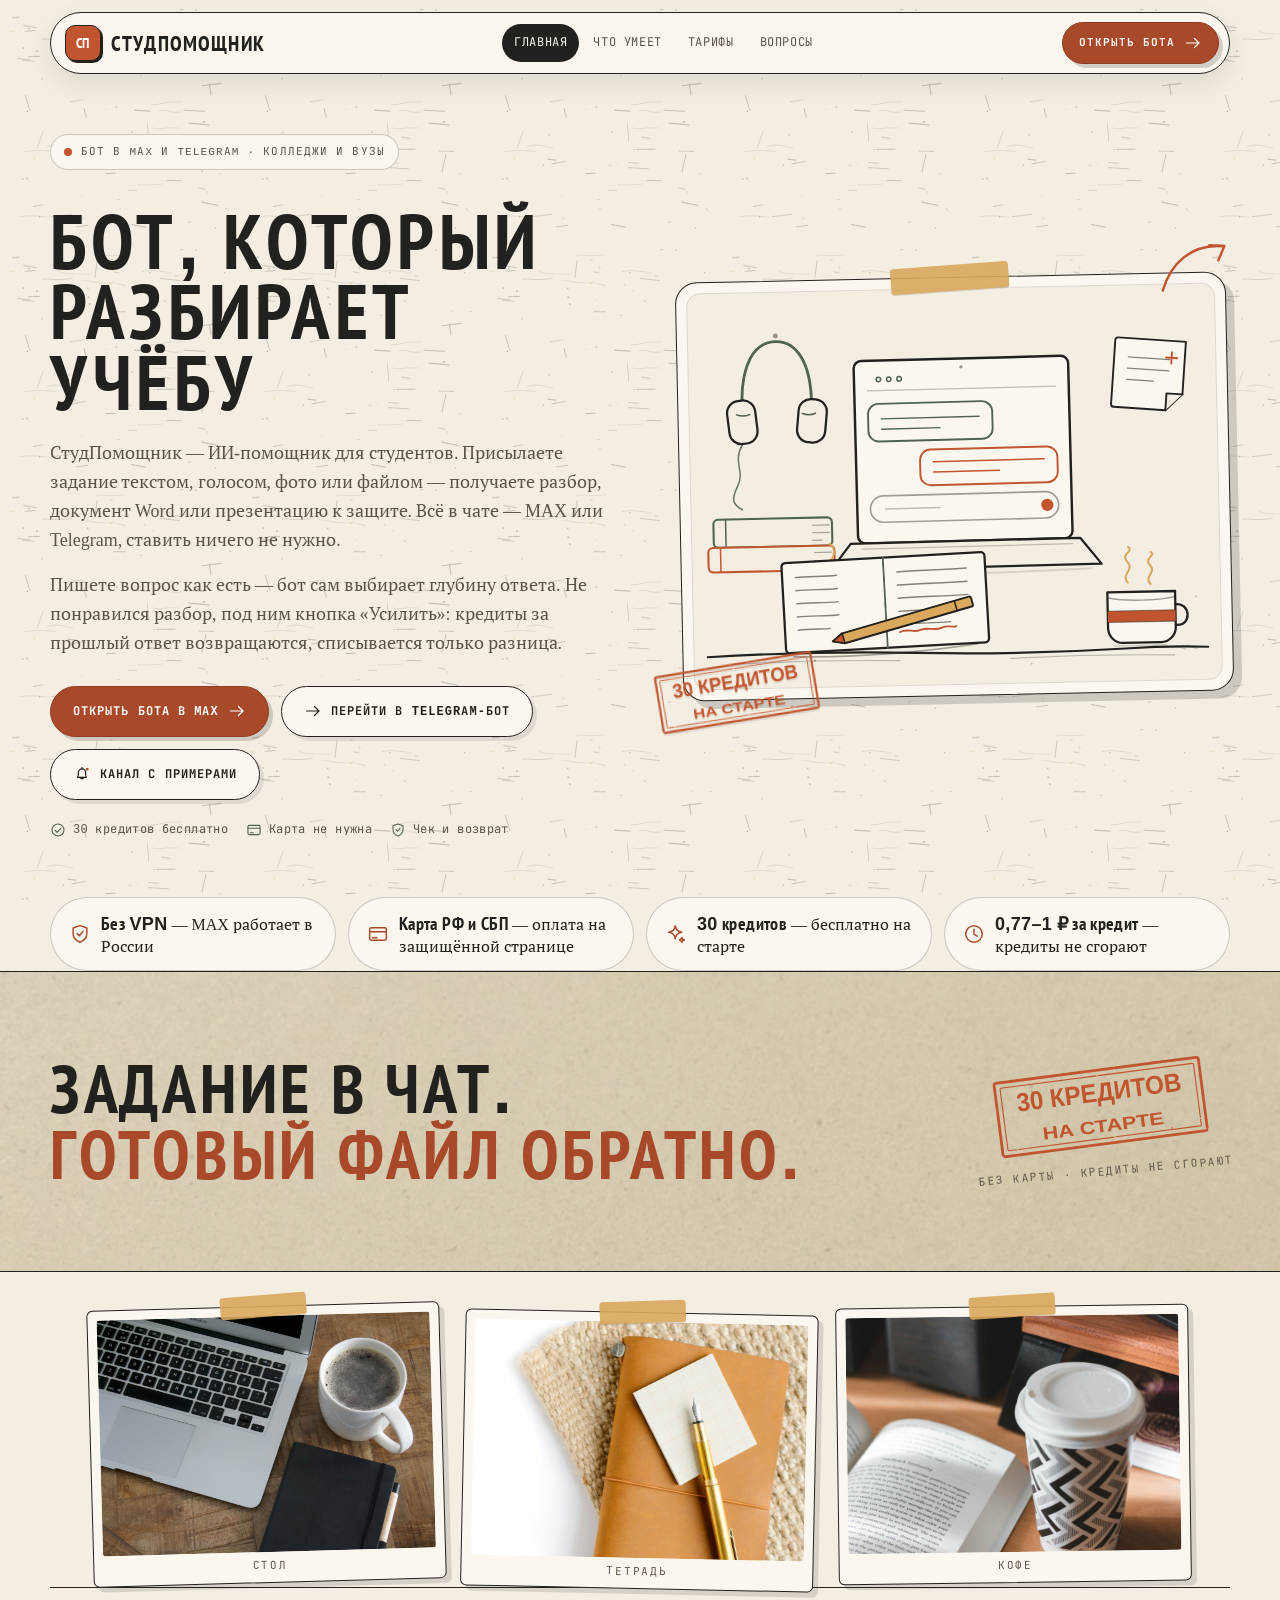
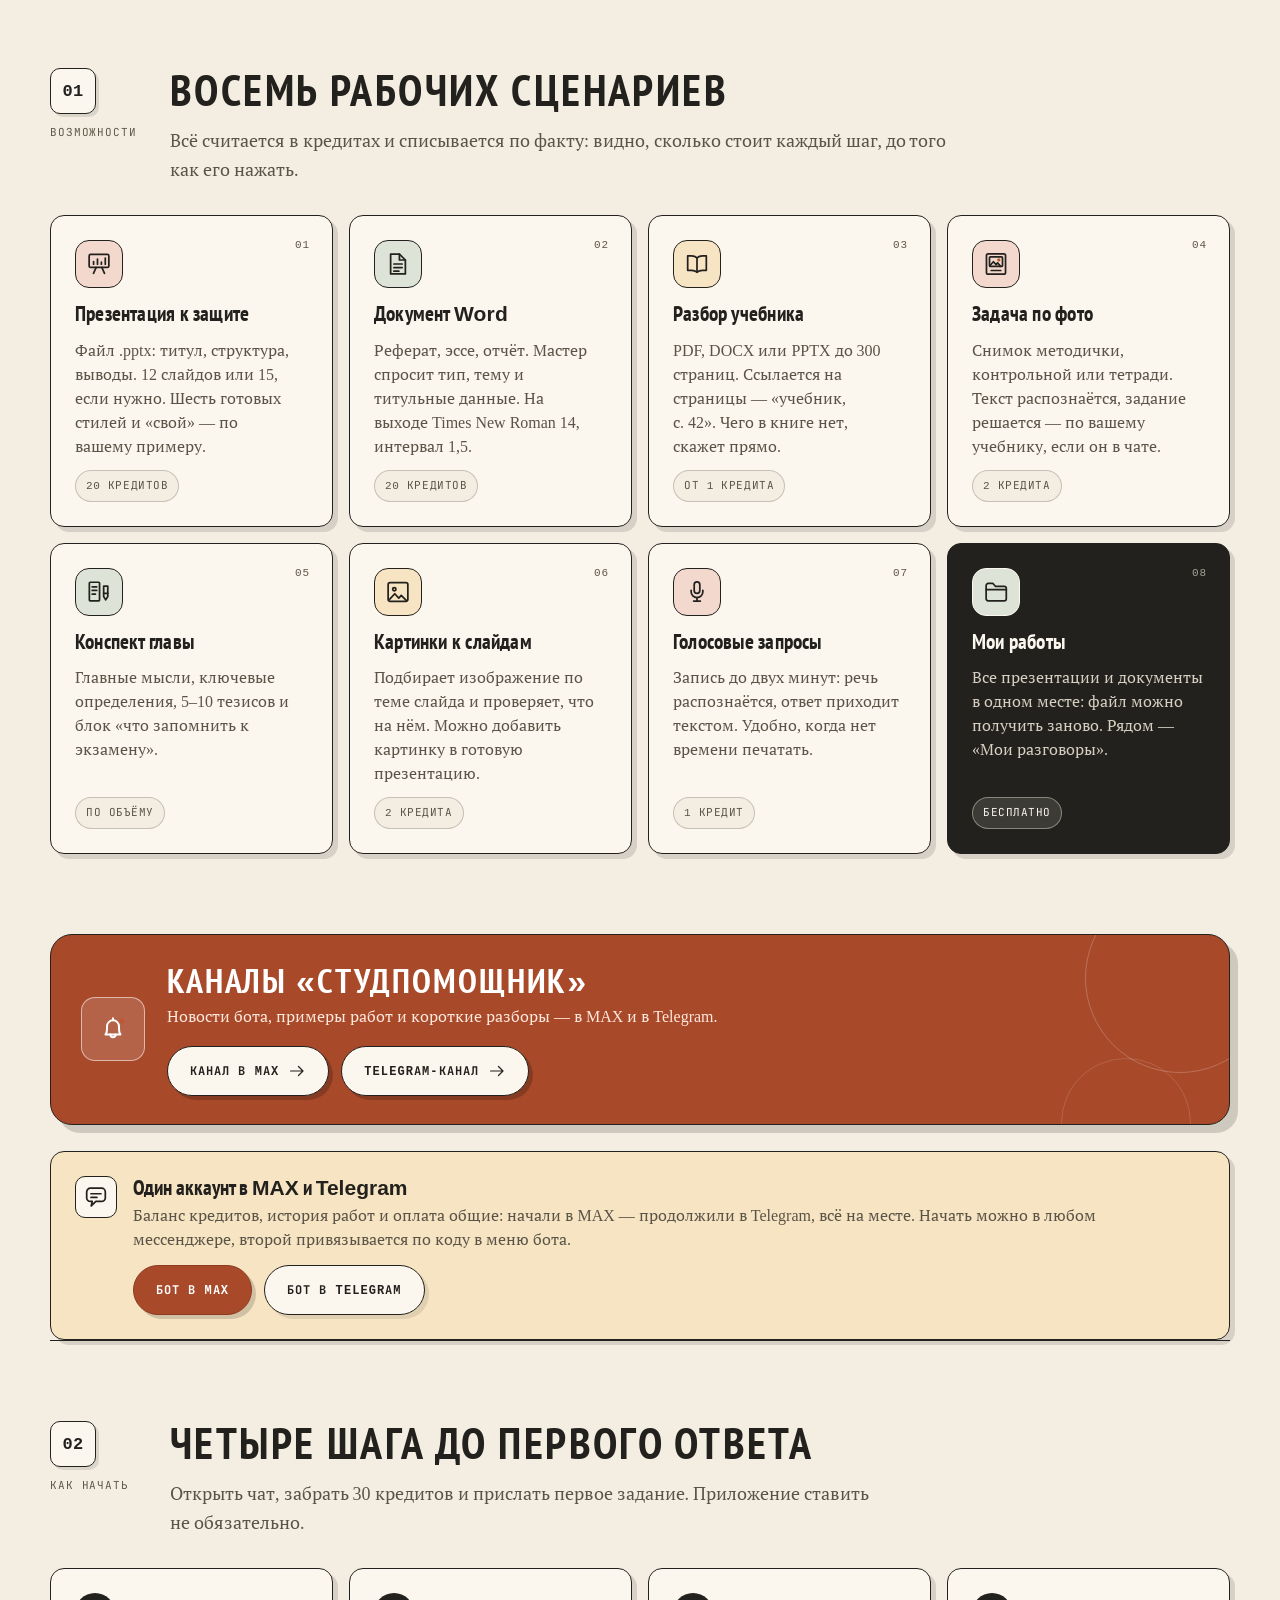
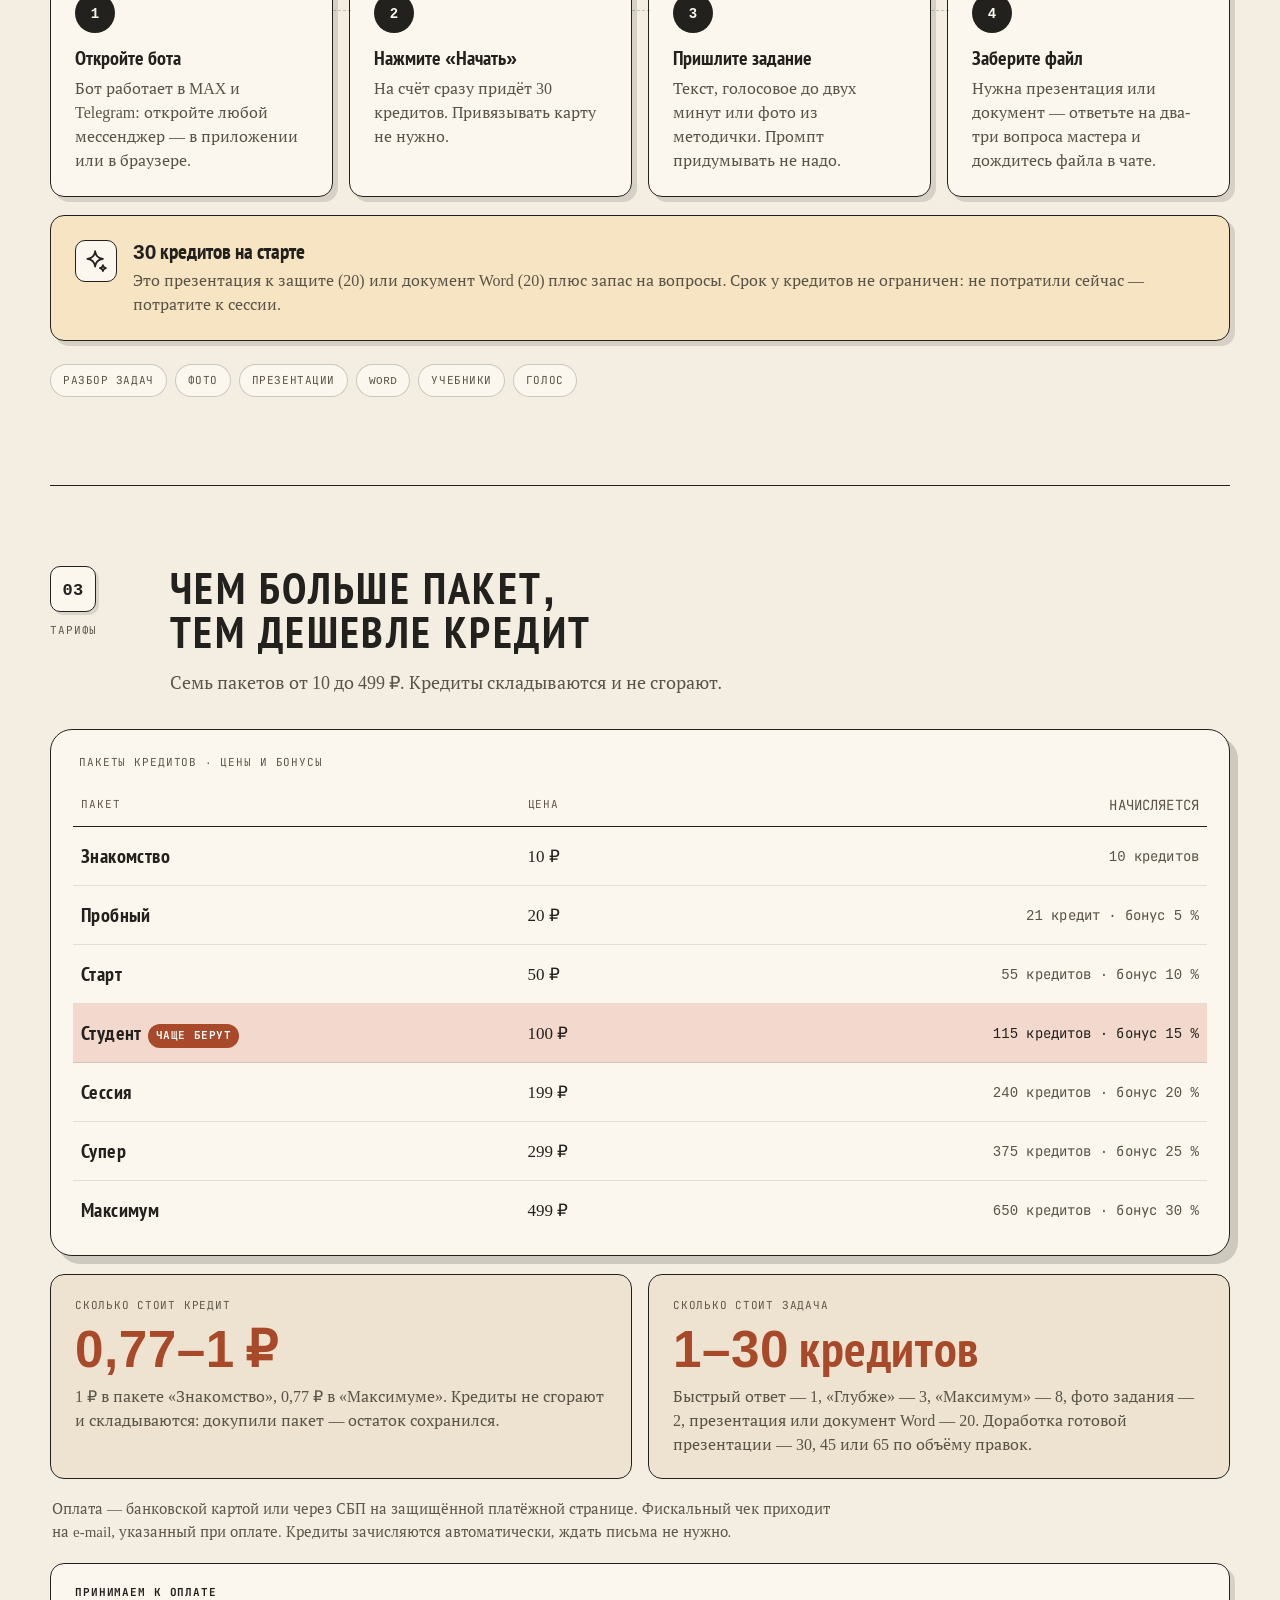
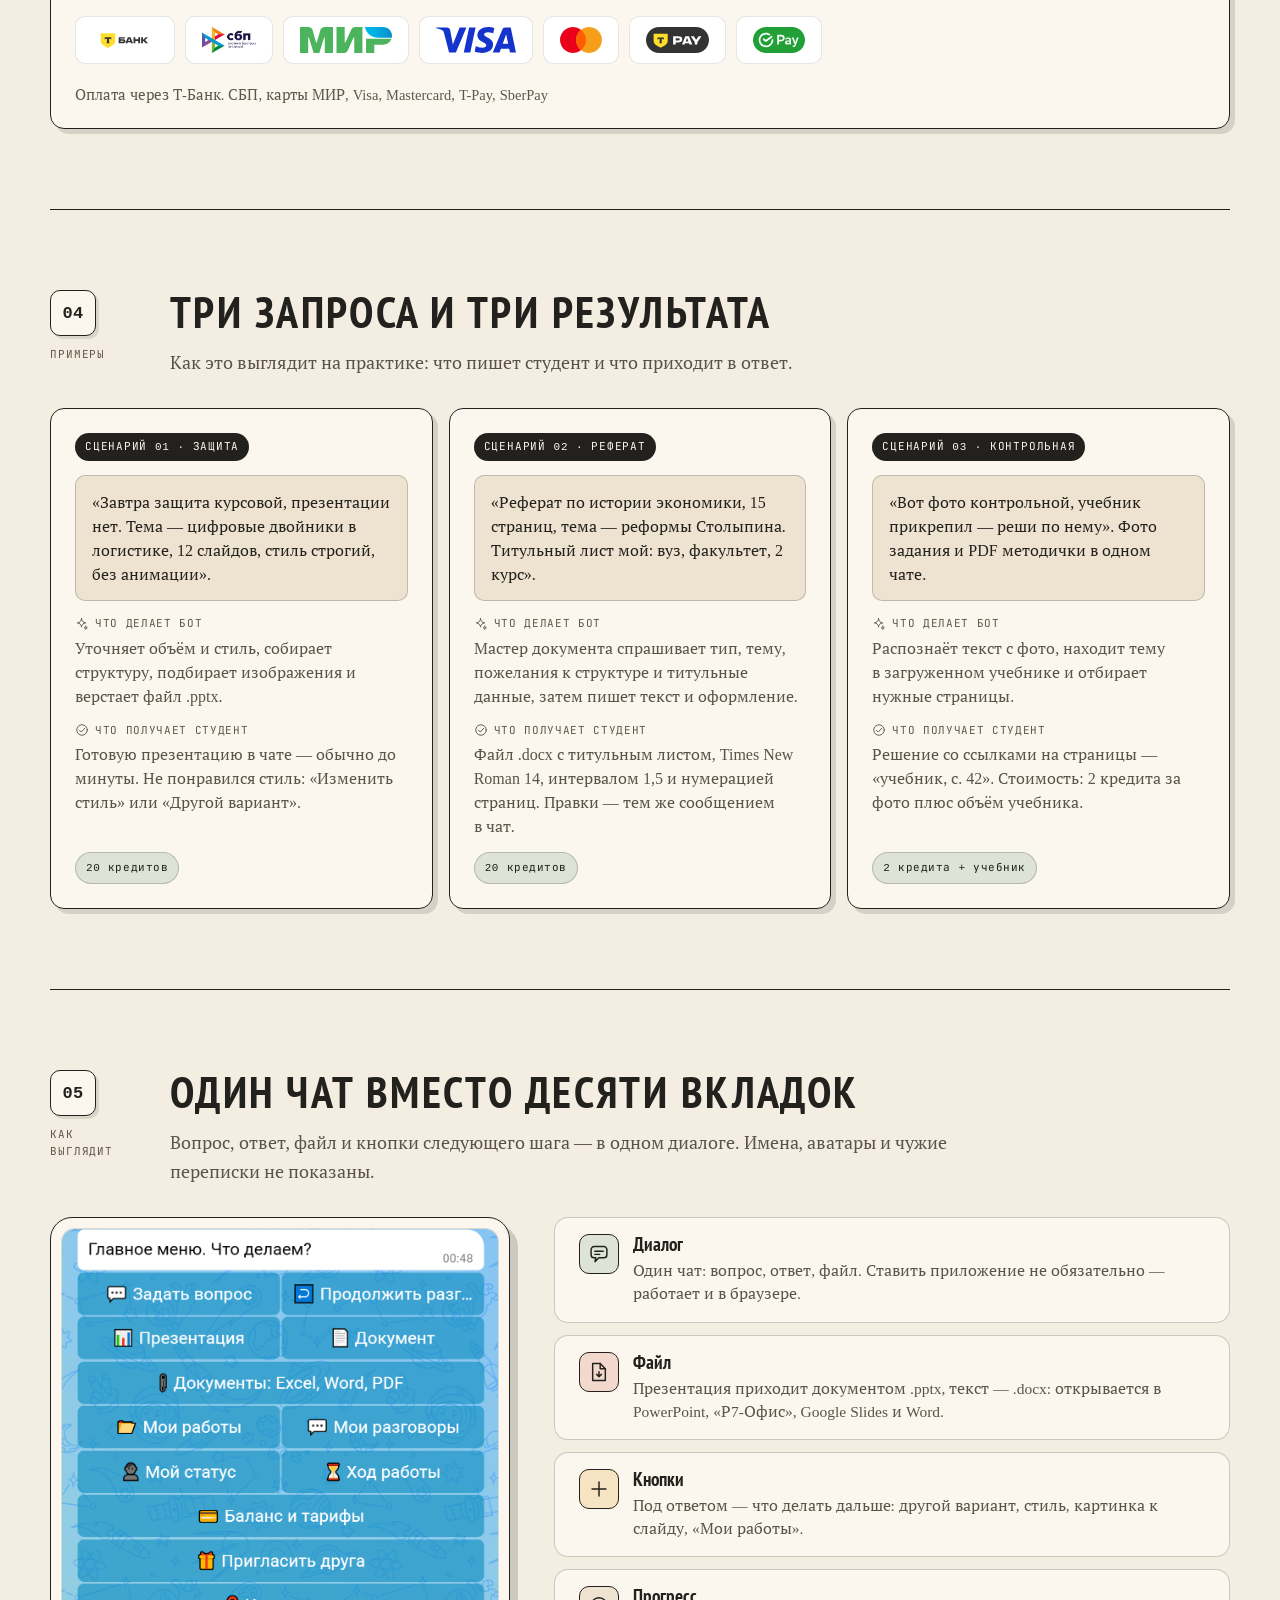
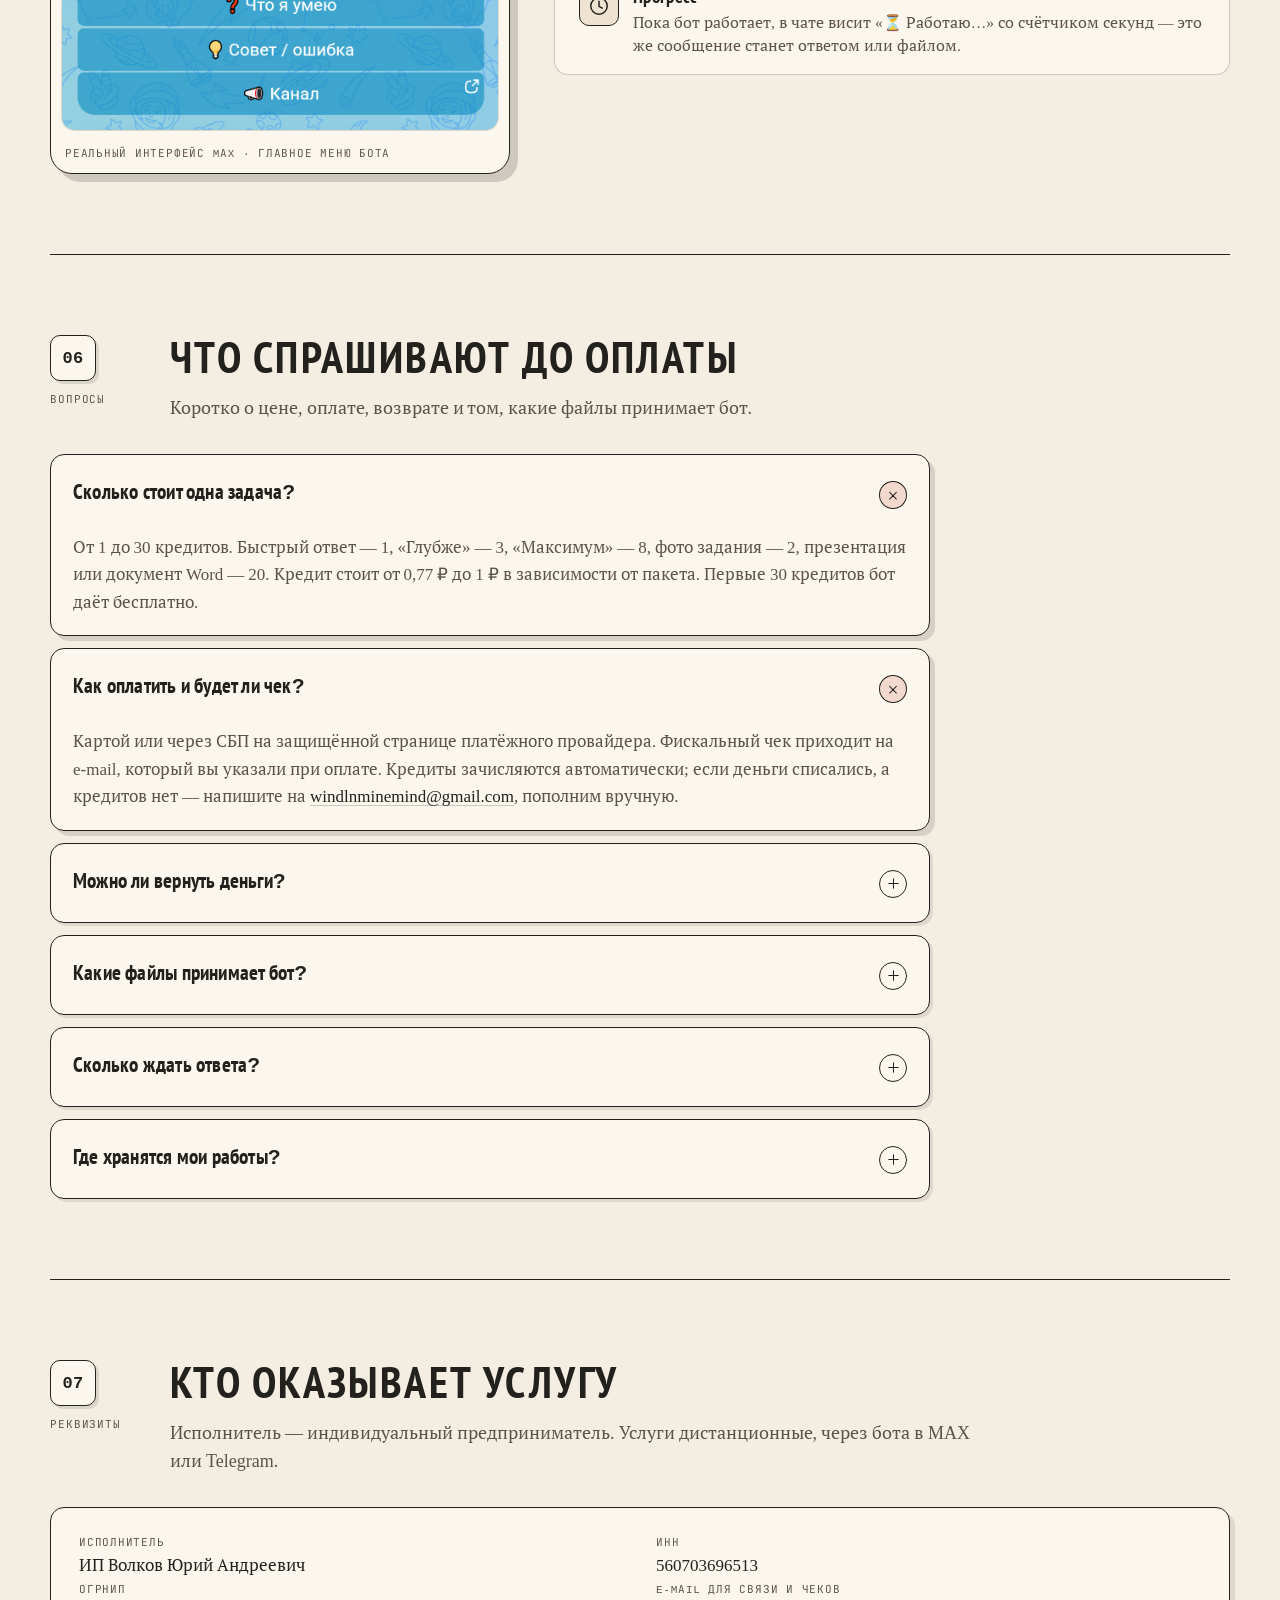
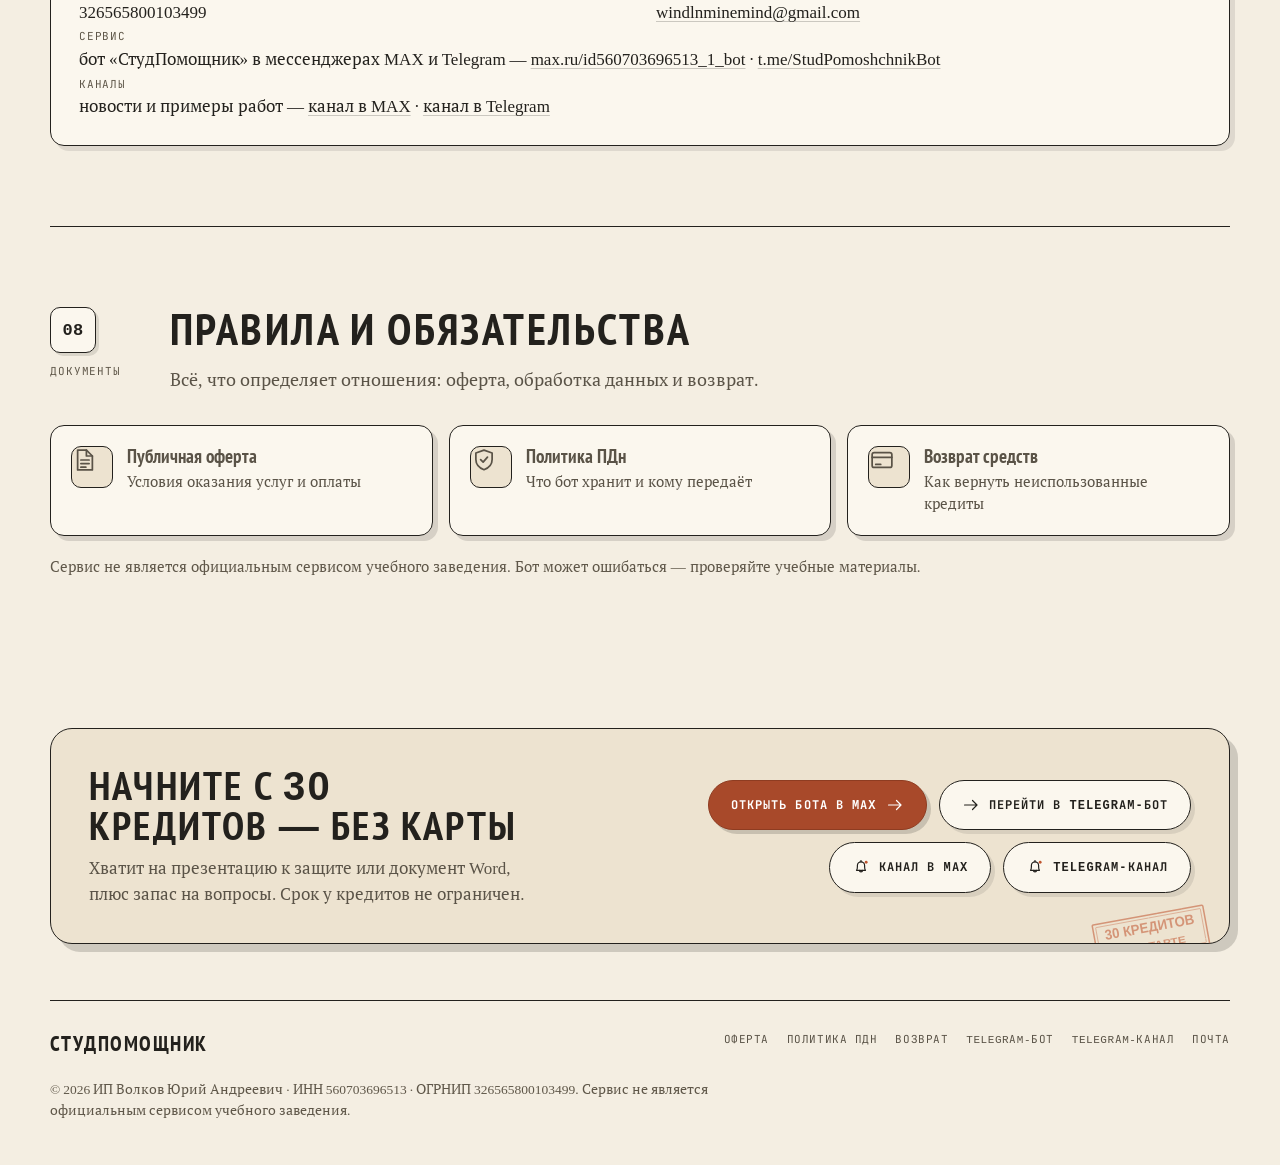
<file: index.html>
<!DOCTYPE html>
<html lang="ru">
<head>
<meta charset="utf-8">
<meta name="viewport" content="width=device-width, initial-scale=1">
<title>СтудПомощник — ИИ-помощник для учёбы в MAX и Telegram: презентации, Word, разбор задач</title>
<meta name="description" content="СтудПомощник — бот в мессенджерах MAX и Telegram для студентов: презентация .pptx к защите, документ Word .docx, разбор учебника до 300 страниц, задача по фото, конспект главы. Первые 30 кредитов бесплатно, пакеты от 10 ₽.">
<meta name="theme-color" content="#F4EEE2">
<link rel="icon" href="assets/favicon.svg" type="image/svg+xml">
<link rel="stylesheet" href="style.css?v=20261127v3">
<meta property="og:type" content="website">
<meta property="og:title" content="СтудПомощник — бот, который разбирает учёбу в MAX и Telegram">
<meta property="og:description" content="Презентация к защите, документ Word, разбор учебника и задача по фото — в одном чате: MAX или Telegram. 30 кредитов на старте.">
<meta property="og:url" content="https://windlnminemind-dsh.github.io/studentbot-site/">
<meta property="og:image" content="https://windlnminemind-dsh.github.io/studentbot-site/assets/shots/og.jpg">
<meta property="og:image:width" content="1200">
<meta property="og:image:height" content="630">
<meta property="og:image:alt" content="СтудПомощник — бот, который разбирает учёбу">
<meta name="twitter:card" content="summary_large_image">
</head>
<body>

<a class="skip-link" href="#main">К содержанию</a>

<header class="topbar">
  <a class="brand" href="index.html"><span class="brand-mark" aria-hidden="true">СП</span>СтудПомощник</a>
  <nav class="nav" aria-label="Разделы сайта">
    <a href="index.html" aria-current="page">Главная</a>
    <a href="#features">Что умеет</a>
    <a href="#pricing">Тарифы</a>
    <a href="#faq">Вопросы</a>
  </nav>
  <a class="btn btn--primary" href="https://max.ru/id560703696513_1_bot">Открыть бота<svg class="ico" aria-hidden="true" focusable="false" xmlns="http://www.w3.org/2000/svg" width="24" height="24" viewBox="0 0 24 24" fill="none" stroke="currentColor" stroke-width="1.6" stroke-linecap="round" stroke-linejoin="round">
<path d="M3.4 12h16.4M14 6l6 6-6 6"/>
</svg></a>
</header>

<main id="main">

<div class="wrap">
  <div class="hero">
    <div class="hero-copy">
      <p class="kicker">Бот в MAX и Telegram · колледжи и вузы</p>
      <h1>Бот, который разбирает учёбу</h1>
      <p class="deck">СтудПомощник — ИИ-помощник для студентов. Присылаете задание текстом, голосом, фото или файлом — получаете разбор, документ Word или презентацию к защите. Всё в чате — MAX или Telegram, ставить ничего не нужно.</p>
      <p class="deck">Пишете вопрос как есть — бот сам выбирает глубину ответа. Не понравился разбор, под ним кнопка «Усилить»: кредиты за прошлый ответ возвращаются, списывается только разница.</p>
      <p class="actions">
        <a class="btn btn--primary" href="https://max.ru/id560703696513_1_bot">Открыть бота в MAX<svg class="ico" aria-hidden="true" focusable="false" xmlns="http://www.w3.org/2000/svg" width="24" height="24" viewBox="0 0 24 24" fill="none" stroke="currentColor" stroke-width="1.6" stroke-linecap="round" stroke-linejoin="round">
<path d="M3.4 12h16.4M14 6l6 6-6 6"/>
</svg></a>
        <a class="btn btn--ghost" href="https://t.me/StudPomoshchnikBot"><svg class="ico" aria-hidden="true" focusable="false" xmlns="http://www.w3.org/2000/svg" width="24" height="24" viewBox="0 0 24 24" fill="none" stroke="currentColor" stroke-width="1.6" stroke-linecap="round" stroke-linejoin="round">
<path d="M3.4 12h16.4M14 6l6 6-6 6"/>
</svg>Перейти в Telegram-бот</a>
        <a class="btn btn--ghost" href="https://max.ru/join/FRB5iQyTfu3UsYE7ZCLg6yTc4qD8Hvfzxe6EtLCDZlI"><svg class="ico" aria-hidden="true" focusable="false" xmlns="http://www.w3.org/2000/svg" width="24" height="24" viewBox="0 0 24 24" fill="none" stroke="currentColor" stroke-width="1.6" stroke-linecap="round" stroke-linejoin="round">
<path d="M18 16.4c-1.2-1.3-1.2-2.9-1.2-4.6v-1.9a4.8 4.8 0 0 0-9.6 0v1.9c0 1.7 0 3.3-1.2 4.6Z"/>
  <path d="M9.9 16.4a2.1 2.1 0 0 0 4.2 0"/>
  <path d="M12 3.4v1.6"/>
  <circle cx="18.9" cy="5.6" r="1.9" fill="#C0552F" stroke="none"/>
</svg>Канал с примерами</a>
      </p>
      <p class="hero-meta">
        <span><svg class="ico" aria-hidden="true" focusable="false" xmlns="http://www.w3.org/2000/svg" width="24" height="24" viewBox="0 0 24 24" fill="none" stroke="currentColor" stroke-width="1.6" stroke-linecap="round" stroke-linejoin="round">
<circle cx="12" cy="12" r="9"/>
  <path d="M7.7 12.4l3 3.1 5.9-6.4"/>
</svg>30 кредитов бесплатно</span>
        <span><svg class="ico" aria-hidden="true" focusable="false" xmlns="http://www.w3.org/2000/svg" width="24" height="24" viewBox="0 0 24 24" fill="none" stroke="currentColor" stroke-width="1.6" stroke-linecap="round" stroke-linejoin="round">
<rect x="2.9" y="5.1" width="18.2" height="13.8" rx="1.9"/>
  <path d="M2.9 9.5h18.2"/>
  <path d="M6.2 16.1h4.6"/>
</svg>Карта не нужна</span>
        <span><svg class="ico" aria-hidden="true" focusable="false" xmlns="http://www.w3.org/2000/svg" width="24" height="24" viewBox="0 0 24 24" fill="none" stroke="currentColor" stroke-width="1.6" stroke-linecap="round" stroke-linejoin="round">
<path d="M12 2.9l7.5 2.6v6c0 4.5-3 7.7-7.5 9.5-4.5-1.8-7.5-5-7.5-9.5v-6L12 2.9Z"/>
  <path d="M8.9 11.6l2.3 2.3 4-4.6"/>
</svg>Чек и возврат</span>
      </p>
    </div>

    <figure class="hero-figure">
      <div class="shot-card shot-card--ill">
        <span class="tape" aria-hidden="true"></span>
        <img src="assets/ill/ill-desk.svg" alt="Рисунок: стол студента — ноутбук с открытым чатом, наушники, тетрадь с карандашом, книги и чашка кофе" width="560" height="420" loading="eager">
      </div>
      <img class="hero-stamp" src="assets/ill/ill-stamp.svg" alt="Штамп: 30 кредитов на старте" width="220" height="88" loading="lazy">
      <svg class="hero-doodle" viewBox="0 0 72 72" fill="none" aria-hidden="true">
        <path d="M8 64C10 36 26 12 58 8" stroke="currentColor" stroke-width="2.4" stroke-linecap="round"/>
        <path d="M44 10L59 7.5L56 23" stroke="currentColor" stroke-width="2.4" stroke-linecap="round" stroke-linejoin="round"/>
      </svg>
    </figure>
  </div>

  <ul class="utp">
    <li><svg class="ico" aria-hidden="true" focusable="false" xmlns="http://www.w3.org/2000/svg" width="24" height="24" viewBox="0 0 24 24" fill="none" stroke="currentColor" stroke-width="1.6" stroke-linecap="round" stroke-linejoin="round">
<path d="M12 2.9l7.5 2.6v6c0 4.5-3 7.7-7.5 9.5-4.5-1.8-7.5-5-7.5-9.5v-6L12 2.9Z"/>
  <path d="M8.9 11.6l2.3 2.3 4-4.6"/>
</svg><span><b>Без VPN</b> — MAX работает в России</span></li>
    <li><svg class="ico" aria-hidden="true" focusable="false" xmlns="http://www.w3.org/2000/svg" width="24" height="24" viewBox="0 0 24 24" fill="none" stroke="currentColor" stroke-width="1.6" stroke-linecap="round" stroke-linejoin="round">
<rect x="2.9" y="5.1" width="18.2" height="13.8" rx="1.9"/>
  <path d="M2.9 9.5h18.2"/>
  <path d="M6.2 16.1h4.6"/>
</svg><span><b>Карта РФ и СБП</b> — оплата на защищённой странице</span></li>
    <li><svg class="ico" aria-hidden="true" focusable="false" xmlns="http://www.w3.org/2000/svg" width="24" height="24" viewBox="0 0 24 24" fill="none" stroke="currentColor" stroke-width="1.6" stroke-linecap="round" stroke-linejoin="round">
<path d="M11.2 2.9c.5 4.3 2.9 6.7 7.2 7.2-4.3.5-6.7 2.9-7.2 7.2-.5-4.3-2.9-6.7-7.2-7.2 4.3-.5 6.7-2.9 7.2-7.2Z"/>
  <path d="M18.4 15.7c.24 1.9.9 2.56 2.8 2.8-1.9.24-2.56.9-2.8 2.8-.24-1.9-.9-2.56-2.8-2.8 1.9-.24 2.56-.9 2.8-2.8Z"/>
</svg><span><b>30 кредитов</b> — бесплатно на старте</span></li>
    <li><svg class="ico" aria-hidden="true" focusable="false" xmlns="http://www.w3.org/2000/svg" width="24" height="24" viewBox="0 0 24 24" fill="none" stroke="currentColor" stroke-width="1.6" stroke-linecap="round" stroke-linejoin="round">
<circle cx="12" cy="12" r="9"/>
  <path d="M12 6.9v5.4l3.5 2.1"/>
</svg><span><b>0,77–1 ₽ за кредит</b> — кредиты не сгорают</span></li>
  </ul>
</div>

<div class="punch">
  <div class="wrap">
    <div class="punch-text">
      <p data-words>Задание в чат.</p>
      <p class="accent" data-words>Готовый файл обратно.</p>
    </div>
    <div class="punch-aside" aria-hidden="true">
      <img src="assets/ill/ill-stamp.svg" alt="" width="220" height="88" loading="lazy">
      <span>без карты · кредиты не сгорают</span>
    </div>
  </div>
</div>

<div class="wrap">

  <div class="photo-strip">
    <div class="wrap">
      <figure class="photo">
        <span class="tape" aria-hidden="true"></span>
        <img src="assets/img/desk.jpg" alt="Рабочий стол: ноутбук, блокнот и чашка кофе" width="1200" height="803" loading="lazy">
        <figcaption>стол</figcaption>
      </figure>
      <figure class="photo">
        <span class="tape" aria-hidden="true"></span>
        <img src="assets/img/notebook.jpg" alt="Записная книжка с перьевой ручкой на льняной салфетке" width="900" height="900" loading="lazy">
        <figcaption>тетрадь</figcaption>
      </figure>
      <figure class="photo">
        <span class="tape" aria-hidden="true"></span>
        <img src="assets/img/coffee.jpg" alt="Кофе и открытая книга на письменном столе" width="800" height="1193" loading="lazy">
        <figcaption>кофе</figcaption>
      </figure>
    </div>
  </div>

  <section id="features">
    <div class="sec-head">
      <div class="sec-num"><b>01</b>Возможности</div>
      <div>
        <h2>Восемь рабочих сценариев</h2>
        <p class="sec-deck">Всё считается в кредитах и списывается по факту: видно, сколько стоит каждый шаг, до того как его нажать.</p>
      </div>
    </div>
    <div class="features">

      <article class="feature" data-reveal>
        <span class="tile"><svg class="ico" aria-hidden="true" focusable="false" xmlns="http://www.w3.org/2000/svg" width="24" height="24" viewBox="0 0 24 24" fill="none" stroke="currentColor" stroke-width="1.6" stroke-linecap="round" stroke-linejoin="round">
<rect x="2.9" y="3.2" width="18.2" height="12" rx="1.4"/>
  <path d="M7 12.2V9.7M10.6 12.2V7.4M14.2 12.2V10.3M17.8 12.2V6.5"/>
  <path d="M9.4 15.2 6.9 20.6M14.6 15.2l2.5 5.4"/>
</svg></span>
        <h3>Презентация к защите</h3>
        <p>Файл .pptx: титул, структура, выводы. 12 слайдов или 15, если нужно. Шесть готовых стилей и «свой» — по вашему примеру.</p>
        <span class="price-chip">20 кредитов</span>
      </article>

      <article class="feature" data-reveal>
        <span class="tile"><svg class="ico" aria-hidden="true" focusable="false" xmlns="http://www.w3.org/2000/svg" width="24" height="24" viewBox="0 0 24 24" fill="none" stroke="currentColor" stroke-width="1.6" stroke-linecap="round" stroke-linejoin="round">
<path d="M5.2 2.8h8.1l5.5 5.5v12.9H5.2z"/>
  <path d="M13.3 2.8v5.5h5.5"/>
  <path d="M8.2 12h7.6M8.2 15.3h7.6M8.2 18.6h4.6"/>
</svg></span>
        <h3>Документ Word</h3>
        <p>Реферат, эссе, отчёт. Мастер спросит тип, тему и титульные данные. На выходе Times New Roman 14, интервал 1,5.</p>
        <span class="price-chip">20 кредитов</span>
      </article>

      <article class="feature" data-reveal>
        <span class="tile"><svg class="ico" aria-hidden="true" focusable="false" xmlns="http://www.w3.org/2000/svg" width="24" height="24" viewBox="0 0 24 24" fill="none" stroke="currentColor" stroke-width="1.6" stroke-linecap="round" stroke-linejoin="round">
<path d="M12 6.4C10.7 5.2 8.8 4.6 6.9 4.6H3.4v13.2h3.5c1.9 0 3.8.6 5.1 1.8 1.3-1.2 3.2-1.8 5.1-1.8h3.5V4.6h-3.5c-1.9 0-3.8.6-5.1 1.8Z"/>
  <path d="M12 6.4v13.2"/>
</svg></span>
        <h3>Разбор учебника</h3>
        <p>PDF, DOCX или PPTX до 300 страниц. Ссылается на страницы — «учебник, с. 42». Чего в книге нет, скажет прямо.</p>
        <span class="price-chip">от 1 кредита</span>
      </article>

      <article class="feature" data-reveal>
        <span class="tile"><svg class="ico" aria-hidden="true" focusable="false" xmlns="http://www.w3.org/2000/svg" width="24" height="24" viewBox="0 0 24 24" fill="none" stroke="currentColor" stroke-width="1.6" stroke-linecap="round" stroke-linejoin="round">
<rect x="3.2" y="2.6" width="17.6" height="18.8" rx="1.6"/>
  <rect x="6" y="5.4" width="12" height="8.8" rx="0.9"/>
  <path d="M6.3 13.6l3.3-3.7 2.5 2.7 1.4-1.6 2.7 3.1"/>
  <circle cx="14.6" cy="8.2" r="1.5" fill="#C0552F" stroke="none"/>
  <path d="M7.6 18h8.8"/>
</svg></span>
        <h3>Задача по фото</h3>
        <p>Снимок методички, контрольной или тетради. Текст распознаётся, задание решается — по вашему учебнику, если он в чате.</p>
        <span class="price-chip">2 кредита</span>
      </article>

      <article class="feature" data-reveal>
        <span class="tile"><svg class="ico" aria-hidden="true" focusable="false" xmlns="http://www.w3.org/2000/svg" width="24" height="24" viewBox="0 0 24 24" fill="none" stroke="currentColor" stroke-width="1.6" stroke-linecap="round" stroke-linejoin="round">
<rect x="3.1" y="3" width="9.4" height="17.2" rx="0.8"/>
  <path d="M5.7 7.2h4.2M5.7 10.6h4.2M5.7 14h3"/>
  <path d="M16.3 6.6h3.8v9.6l-1.9 3.1-1.9-3.1z"/>
  <path d="M16.3 13.2h3.8"/>
</svg></span>
        <h3>Конспект главы</h3>
        <p>Главные мысли, ключевые определения, 5–10 тезисов и блок «что запомнить к экзамену».</p>
        <span class="price-chip">по объёму</span>
      </article>

      <article class="feature" data-reveal>
        <span class="tile"><svg class="ico" aria-hidden="true" focusable="false" xmlns="http://www.w3.org/2000/svg" width="24" height="24" viewBox="0 0 24 24" fill="none" stroke="currentColor" stroke-width="1.6" stroke-linecap="round" stroke-linejoin="round">
<rect x="2.9" y="3.4" width="18.2" height="17.2" rx="1.8"/>
  <circle cx="8.6" cy="9.4" r="1.5"/>
  <path d="M4.4 18.6l4.6-5 3.7 4 2.3-2.5 4.6 4.6"/>
</svg></span>
        <h3>Картинки к слайдам</h3>
        <p>Подбирает изображение по теме слайда и проверяет, что на нём. Можно добавить картинку в готовую презентацию.</p>
        <span class="price-chip">2 кредита</span>
      </article>

      <article class="feature" data-reveal>
        <span class="tile"><svg class="ico" aria-hidden="true" focusable="false" xmlns="http://www.w3.org/2000/svg" width="24" height="24" viewBox="0 0 24 24" fill="none" stroke="currentColor" stroke-width="1.6" stroke-linecap="round" stroke-linejoin="round">
<rect x="9.4" y="2.6" width="5.2" height="10.6" rx="2.6"/>
  <path d="M6.6 10.6v1.1a5.4 5.4 0 0 0 10.8 0v-1.1"/>
  <path d="M12 17.1v3.1M8.9 20.4h6.2"/>
</svg></span>
        <h3>Голосовые запросы</h3>
        <p>Запись до двух минут: речь распознаётся, ответ приходит текстом. Удобно, когда нет времени печатать.</p>
        <span class="price-chip">1 кредит</span>
      </article>

      <article class="feature feature--dark" data-reveal>
        <span class="tile"><svg class="ico" aria-hidden="true" focusable="false" xmlns="http://www.w3.org/2000/svg" width="24" height="24" viewBox="0 0 24 24" fill="none" stroke="currentColor" stroke-width="1.6" stroke-linecap="round" stroke-linejoin="round">
<path d="M2.9 6a1.9 1.9 0 0 1 1.9-1.9h4.4l2.2 2.6h8.2a1.9 1.9 0 0 1 1.9 1.9v9.6a1.9 1.9 0 0 1-1.9 1.9H4.8A1.9 1.9 0 0 1 2.9 18Z"/>
  <path d="M2.9 9.9h18.6"/>
</svg></span>
        <h3>Мои работы</h3>
        <p>Все презентации и документы в одном месте: файл можно получить заново. Рядом — «Мои разговоры».</p>
        <span class="price-chip">бесплатно</span>
      </article>

    </div>
  </section>

  <div class="subscribe" data-reveal>
    <span class="sub-icon"><svg class="ico" aria-hidden="true" focusable="false" xmlns="http://www.w3.org/2000/svg" width="24" height="24" viewBox="0 0 24 24" fill="none" stroke="currentColor" stroke-width="1.6" stroke-linecap="round" stroke-linejoin="round">
<path d="M18 16.4c-1.2-1.3-1.2-2.9-1.2-4.6v-1.9a4.8 4.8 0 0 0-9.6 0v1.9c0 1.7 0 3.3-1.2 4.6Z"/>
  <path d="M9.9 16.4a2.1 2.1 0 0 0 4.2 0"/>
  <path d="M12 3.4v1.6"/>
  <circle cx="18.9" cy="5.6" r="1.9" fill="#C0552F" stroke="none"/>
</svg></span>
    <div class="sub-copy">
      <h2>Каналы «СтудПомощник»</h2>
      <p>Новости бота, примеры работ и короткие разборы — в MAX и в Telegram.</p>
      <p class="actions">
        <a class="btn" href="https://max.ru/join/FRB5iQyTfu3UsYE7ZCLg6yTc4qD8Hvfzxe6EtLCDZlI">Канал в MAX<svg class="ico" aria-hidden="true" focusable="false" xmlns="http://www.w3.org/2000/svg" width="24" height="24" viewBox="0 0 24 24" fill="none" stroke="currentColor" stroke-width="1.6" stroke-linecap="round" stroke-linejoin="round">
<path d="M3.4 12h16.4M14 6l6 6-6 6"/>
</svg></a>
        <a class="btn" href="https://t.me/StudPomoshnikNews2">Telegram-канал<svg class="ico" aria-hidden="true" focusable="false" xmlns="http://www.w3.org/2000/svg" width="24" height="24" viewBox="0 0 24 24" fill="none" stroke="currentColor" stroke-width="1.6" stroke-linecap="round" stroke-linejoin="round">
<path d="M3.4 12h16.4M14 6l6 6-6 6"/>
</svg></a>
      </p>
    </div>
  </div>

  <div class="notice-card" data-reveal>
    <span class="tile"><svg class="ico" aria-hidden="true" focusable="false" xmlns="http://www.w3.org/2000/svg" width="24" height="24" viewBox="0 0 24 24" fill="none" stroke="currentColor" stroke-width="1.6" stroke-linecap="round" stroke-linejoin="round">
<path d="M6.8 3.9h10.4a3.4 3.4 0 0 1 3.4 3.4v5.4a3.4 3.4 0 0 1-3.4 3.4h-5.3l-4.3 4.2.9-4.2H6.8a3.4 3.4 0 0 1-3.4-3.4V7.3a3.4 3.4 0 0 1 3.4-3.4Z"/>
  <path d="M7.4 9h9.2M7.4 12.4h5.4"/>
</svg></span>
    <div>
      <strong>Один аккаунт в MAX и Telegram</strong>
      <p>Баланс кредитов, история работ и оплата общие: начали в MAX — продолжили в Telegram, всё на месте. Начать можно в любом мессенджере, второй привязывается по коду в меню бота.</p>
      <p class="actions">
        <a class="btn btn--primary" href="https://max.ru/id560703696513_1_bot">Бот в MAX</a>
        <a class="btn btn--ghost" href="https://t.me/StudPomoshchnikBot">Бот в Telegram</a>
      </p>
    </div>
  </div>

  <section id="how">
    <div class="sec-head">
      <div class="sec-num"><b>02</b>Как начать</div>
      <div>
        <h2>Четыре шага до первого ответа</h2>
        <p class="sec-deck">Открыть чат, забрать 30 кредитов и прислать первое задание. Приложение ставить не обязательно.</p>
      </div>
    </div>
    <div class="steps">
      <article class="step" data-reveal>
        <span class="n">1</span>
        <h3>Откройте бота</h3>
        <p>Бот работает в MAX и Telegram: откройте любой мессенджер — в приложении или в браузере.</p>
      </article>
      <article class="step" data-reveal>
        <span class="n">2</span>
        <h3>Нажмите «Начать»</h3>
        <p>На счёт сразу придёт 30 кредитов. Привязывать карту не нужно.</p>
      </article>
      <article class="step" data-reveal>
        <span class="n">3</span>
        <h3>Пришлите задание</h3>
        <p>Текст, голосовое до двух минут или фото из методички. Промпт придумывать не надо.</p>
      </article>
      <article class="step" data-reveal>
        <span class="n">4</span>
        <h3>Заберите файл</h3>
        <p>Нужна презентация или документ — ответьте на два-три вопроса мастера и дождитесь файла в чате.</p>
      </article>
    </div>
    <div class="notice-card" data-reveal>
      <span class="tile"><svg class="ico" aria-hidden="true" focusable="false" xmlns="http://www.w3.org/2000/svg" width="24" height="24" viewBox="0 0 24 24" fill="none" stroke="currentColor" stroke-width="1.6" stroke-linecap="round" stroke-linejoin="round">
<path d="M11.2 2.9c.5 4.3 2.9 6.7 7.2 7.2-4.3.5-6.7 2.9-7.2 7.2-.5-4.3-2.9-6.7-7.2-7.2 4.3-.5 6.7-2.9 7.2-7.2Z"/>
  <path d="M18.4 15.7c.24 1.9.9 2.56 2.8 2.8-1.9.24-2.56.9-2.8 2.8-.24-1.9-.9-2.56-2.8-2.8 1.9-.24 2.56-.9 2.8-2.8Z"/>
</svg></span>
      <div>
        <strong>30 кредитов на старте</strong>
        <p>Это презентация к защите (20) или документ Word (20) плюс запас на вопросы. Срок у кредитов не ограничен: не потратили сейчас — потратите к сессии.</p>
      </div>
    </div>
    <p class="tags">
      <span class="tag">Разбор задач</span><span class="tag">Фото</span><span class="tag">Презентации</span><span class="tag">Word</span><span class="tag">Учебники</span><span class="tag">Голос</span>
    </p>
  </section>

  <section id="pricing">
    <div class="sec-head">
      <div class="sec-num"><b>03</b>Тарифы</div>
      <div>
        <h2>Чем больше пакет, тем дешевле кредит</h2>
        <p class="sec-deck">Семь пакетов от 10 до 499 ₽. Кредиты складываются и не сгорают.</p>
      </div>
    </div>

    <div class="price-card" data-reveal>
      <table class="packs" role="table">
        <caption>Пакеты кредитов · цены и бонусы</caption>
        <thead>
          <tr role="row"><th scope="col" role="columnheader">Пакет</th><th scope="col" role="columnheader">Цена</th><th scope="col" role="columnheader">Начисляется</th></tr>
        </thead>
        <tbody role="rowgroup">
          <tr role="row"><td role="cell">Знакомство</td><td role="cell">10 ₽</td><td role="cell">10 кредитов</td></tr>
          <tr role="row"><td role="cell">Пробный</td><td role="cell">20 ₽</td><td role="cell">21 кредит · бонус 5 %</td></tr>
          <tr role="row"><td role="cell">Старт</td><td role="cell">50 ₽</td><td role="cell">55 кредитов · бонус 10 %</td></tr>
          <tr class="is-popular" role="row"><td role="cell">Студент<span class="badge">чаще берут</span></td><td role="cell">100 ₽</td><td role="cell">115 кредитов · бонус 15 %</td></tr>
          <tr role="row"><td role="cell">Сессия</td><td role="cell">199 ₽</td><td role="cell">240 кредитов · бонус 20 %</td></tr>
          <tr role="row"><td role="cell">Супер</td><td role="cell">299 ₽</td><td role="cell">375 кредитов · бонус 25 %</td></tr>
          <tr role="row"><td role="cell">Максимум</td><td role="cell">499 ₽</td><td role="cell">650 кредитов · бонус 30 %</td></tr>
        </tbody>
      </table>
    </div>

    <div class="rates">
      <div class="rate-card" data-reveal>
        <span class="rate-label">Сколько стоит кредит</span>
        <span class="rate-num">0,77–1 ₽</span>
        <p class="rate-text">1 ₽ в пакете «Знакомство», 0,77 ₽ в «Максимуме». Кредиты не сгорают и складываются: докупили пакет — остаток сохранился.</p>
      </div>
      <div class="rate-card" data-reveal>
        <span class="rate-label">Сколько стоит задача</span>
        <span class="rate-num">1–30 кредитов</span>
        <p class="rate-text">Быстрый ответ — 1, «Глубже» — 3, «Максимум» — 8, фото задания — 2, презентация или документ Word — 20. Доработка готовой презентации — 30, 45 или 65 по объёму правок.</p>
      </div>
    </div>

    <p class="price-note">Оплата — банковской картой или через СБП на защищённой платёжной странице. Фискальный чек приходит на e-mail, указанный при оплате. Кредиты зачисляются автоматически, ждать письма не нужно.</p>

    <div class="pay">
      <p class="pay-cap">Принимаем к оплате</p>
      <ul class="pay-row">
        <li><img src="assets/pay/tbank.svg" alt="Т-Банк" width="66" height="26" loading="lazy" decoding="async"></li>
        <li><img src="assets/pay/sbp.png" alt="СБП — Система быстрых платежей" width="54" height="26" loading="lazy" decoding="async"></li>
        <li><img src="assets/pay/mir.svg" alt="Карты МИР" width="92" height="26" loading="lazy" decoding="async"></li>
        <li><img src="assets/pay/visa.svg" alt="Visa" width="80" height="26" loading="lazy" decoding="async"></li>
        <li><img src="assets/pay/mastercard.svg" alt="Mastercard" width="42" height="26" loading="lazy" decoding="async"></li>
        <li><img src="assets/pay/tpay.svg" alt="T-Pay" width="63" height="26" loading="lazy" decoding="async"></li>
        <li><img src="assets/pay/sberpay.svg" alt="SberPay" width="52" height="26" loading="lazy" decoding="async"></li>
      </ul>
      <p class="pay-note">Оплата через Т-Банк. СБП, карты МИР, Visa, Mastercard, T-Pay, SberPay</p>
    </div>
  </section>

  <section id="examples">
    <div class="sec-head">
      <div class="sec-num"><b>04</b>Примеры</div>
      <div>
        <h2>Три запроса и три результата</h2>
        <p class="sec-deck">Как это выглядит на практике: что пишет студент и что приходит в ответ.</p>
      </div>
    </div>
    <div class="scenarios">
      <article class="scenario" data-reveal>
        <span class="s-label">Сценарий 01 · защита</span>
        <blockquote class="quote">«Завтра защита курсовой, презентации нет. Тема — цифровые двойники в логистике, 12 слайдов, стиль строгий, без анимации».</blockquote>
        <div class="sc-line">
          <span class="k"><svg class="ico" aria-hidden="true" focusable="false" xmlns="http://www.w3.org/2000/svg" width="24" height="24" viewBox="0 0 24 24" fill="none" stroke="currentColor" stroke-width="1.6" stroke-linecap="round" stroke-linejoin="round">
<path d="M11.2 2.9c.5 4.3 2.9 6.7 7.2 7.2-4.3.5-6.7 2.9-7.2 7.2-.5-4.3-2.9-6.7-7.2-7.2 4.3-.5 6.7-2.9 7.2-7.2Z"/>
  <path d="M18.4 15.7c.24 1.9.9 2.56 2.8 2.8-1.9.24-2.56.9-2.8 2.8-.24-1.9-.9-2.56-2.8-2.8 1.9-.24 2.56-.9 2.8-2.8Z"/>
</svg>Что делает бот</span>
          <p>Уточняет объём и стиль, собирает структуру, подбирает изображения и верстает файл .pptx.</p>
        </div>
        <div class="sc-line">
          <span class="k"><svg class="ico" aria-hidden="true" focusable="false" xmlns="http://www.w3.org/2000/svg" width="24" height="24" viewBox="0 0 24 24" fill="none" stroke="currentColor" stroke-width="1.6" stroke-linecap="round" stroke-linejoin="round">
<circle cx="12" cy="12" r="9"/>
  <path d="M7.7 12.4l3 3.1 5.9-6.4"/>
</svg>Что получает студент</span>
          <p>Готовую презентацию в чате — обычно до минуты. Не понравился стиль: «Изменить стиль» или «Другой вариант».</p>
        </div>
        <span class="cost">20 кредитов</span>
      </article>

      <article class="scenario" data-reveal>
        <span class="s-label">Сценарий 02 · реферат</span>
        <blockquote class="quote">«Реферат по истории экономики, 15 страниц, тема — реформы Столыпина. Титульный лист мой: вуз, факультет, 2 курс».</blockquote>
        <div class="sc-line">
          <span class="k"><svg class="ico" aria-hidden="true" focusable="false" xmlns="http://www.w3.org/2000/svg" width="24" height="24" viewBox="0 0 24 24" fill="none" stroke="currentColor" stroke-width="1.6" stroke-linecap="round" stroke-linejoin="round">
<path d="M11.2 2.9c.5 4.3 2.9 6.7 7.2 7.2-4.3.5-6.7 2.9-7.2 7.2-.5-4.3-2.9-6.7-7.2-7.2 4.3-.5 6.7-2.9 7.2-7.2Z"/>
  <path d="M18.4 15.7c.24 1.9.9 2.56 2.8 2.8-1.9.24-2.56.9-2.8 2.8-.24-1.9-.9-2.56-2.8-2.8 1.9-.24 2.56-.9 2.8-2.8Z"/>
</svg>Что делает бот</span>
          <p>Мастер документа спрашивает тип, тему, пожелания к структуре и титульные данные, затем пишет текст и оформление.</p>
        </div>
        <div class="sc-line">
          <span class="k"><svg class="ico" aria-hidden="true" focusable="false" xmlns="http://www.w3.org/2000/svg" width="24" height="24" viewBox="0 0 24 24" fill="none" stroke="currentColor" stroke-width="1.6" stroke-linecap="round" stroke-linejoin="round">
<circle cx="12" cy="12" r="9"/>
  <path d="M7.7 12.4l3 3.1 5.9-6.4"/>
</svg>Что получает студент</span>
          <p>Файл .docx с титульным листом, Times New Roman 14, интервалом 1,5 и нумерацией страниц. Правки — тем же сообщением в чат.</p>
        </div>
        <span class="cost">20 кредитов</span>
      </article>

      <article class="scenario" data-reveal>
        <span class="s-label">Сценарий 03 · контрольная</span>
        <blockquote class="quote">«Вот фото контрольной, учебник прикрепил — реши по нему». Фото задания и PDF методички в одном чате.</blockquote>
        <div class="sc-line">
          <span class="k"><svg class="ico" aria-hidden="true" focusable="false" xmlns="http://www.w3.org/2000/svg" width="24" height="24" viewBox="0 0 24 24" fill="none" stroke="currentColor" stroke-width="1.6" stroke-linecap="round" stroke-linejoin="round">
<path d="M11.2 2.9c.5 4.3 2.9 6.7 7.2 7.2-4.3.5-6.7 2.9-7.2 7.2-.5-4.3-2.9-6.7-7.2-7.2 4.3-.5 6.7-2.9 7.2-7.2Z"/>
  <path d="M18.4 15.7c.24 1.9.9 2.56 2.8 2.8-1.9.24-2.56.9-2.8 2.8-.24-1.9-.9-2.56-2.8-2.8 1.9-.24 2.56-.9 2.8-2.8Z"/>
</svg>Что делает бот</span>
          <p>Распознаёт текст с фото, находит тему в загруженном учебнике и отбирает нужные страницы.</p>
        </div>
        <div class="sc-line">
          <span class="k"><svg class="ico" aria-hidden="true" focusable="false" xmlns="http://www.w3.org/2000/svg" width="24" height="24" viewBox="0 0 24 24" fill="none" stroke="currentColor" stroke-width="1.6" stroke-linecap="round" stroke-linejoin="round">
<circle cx="12" cy="12" r="9"/>
  <path d="M7.7 12.4l3 3.1 5.9-6.4"/>
</svg>Что получает студент</span>
          <p>Решение со ссылками на страницы — «учебник, с. 42». Стоимость: 2 кредита за фото плюс объём учебника.</p>
        </div>
        <span class="cost">2 кредита + учебник</span>
      </article>
    </div>
  </section>

  <section id="look">
    <div class="sec-head">
      <div class="sec-num"><b>05</b>Как выглядит</div>
      <div>
        <h2>Один чат вместо десяти вкладок</h2>
        <p class="sec-deck">Вопрос, ответ, файл и кнопки следующего шага — в одном диалоге. Имена, аватары и чужие переписки не показаны.</p>
      </div>
    </div>
    <div class="showcase">
      <figure class="shot-card shot-card--wide" data-reveal>
        <img src="assets/shots/chat-menu-portrait.png" alt="Меню бота «СтудПомощник» в MAX: «Главное меню. Что делаем?» и кнопки — задать вопрос, презентация, документ, мои работы" width="1030" height="1183" loading="lazy">
        <figcaption class="shot-caption">Реальный интерфейс MAX · главное меню бота</figcaption>
      </figure>
      <ul class="legend">
        <li data-reveal>
          <span class="tile"><svg class="ico" aria-hidden="true" focusable="false" xmlns="http://www.w3.org/2000/svg" width="24" height="24" viewBox="0 0 24 24" fill="none" stroke="currentColor" stroke-width="1.6" stroke-linecap="round" stroke-linejoin="round">
<path d="M6.8 3.9h10.4a3.4 3.4 0 0 1 3.4 3.4v5.4a3.4 3.4 0 0 1-3.4 3.4h-5.3l-4.3 4.2.9-4.2H6.8a3.4 3.4 0 0 1-3.4-3.4V7.3a3.4 3.4 0 0 1 3.4-3.4Z"/>
  <path d="M7.4 9h9.2M7.4 12.4h5.4"/>
</svg></span>
          <div><h3>Диалог</h3><p>Один чат: вопрос, ответ, файл. Ставить приложение не обязательно — работает и в браузере.</p></div>
        </li>
        <li data-reveal>
          <span class="tile"><svg class="ico" aria-hidden="true" focusable="false" xmlns="http://www.w3.org/2000/svg" width="24" height="24" viewBox="0 0 24 24" fill="none" stroke="currentColor" stroke-width="1.6" stroke-linecap="round" stroke-linejoin="round">
<path d="M5.1 2.8h8.2l5.6 5.6v12.8H5.1z"/>
  <path d="M13.3 2.8v5.6h5.6"/>
  <path d="M12 11.6v5.6M9.4 14.6l2.6 2.6 2.6-2.6"/>
</svg></span>
          <div><h3>Файл</h3><p>Презентация приходит документом .pptx, текст — .docx: открывается в PowerPoint, «Р7-Офис», Google Slides и Word.</p></div>
        </li>
        <li data-reveal>
          <span class="tile"><svg class="ico" aria-hidden="true" focusable="false" xmlns="http://www.w3.org/2000/svg" width="24" height="24" viewBox="0 0 24 24" fill="none" stroke="currentColor" stroke-width="1.6" stroke-linecap="round" stroke-linejoin="round">
<path d="M12 4.4v15.2M4.4 12h15.2"/>
</svg></span>
          <div><h3>Кнопки</h3><p>Под ответом — что делать дальше: другой вариант, стиль, картинка к слайду, «Мои работы».</p></div>
        </li>
        <li data-reveal>
          <span class="tile"><svg class="ico" aria-hidden="true" focusable="false" xmlns="http://www.w3.org/2000/svg" width="24" height="24" viewBox="0 0 24 24" fill="none" stroke="currentColor" stroke-width="1.6" stroke-linecap="round" stroke-linejoin="round">
<circle cx="12" cy="12" r="9"/>
  <path d="M12 6.9v5.4l3.5 2.1"/>
</svg></span>
          <div><h3>Прогресс</h3><p>Пока бот работает, в чате висит «⏳ Работаю…» со счётчиком секунд — это же сообщение станет ответом или файлом.</p></div>
        </li>
      </ul>
    </div>
  </section>

  <section id="faq">
    <div class="sec-head">
      <div class="sec-num"><b>06</b>Вопросы</div>
      <div>
        <h2>Что спрашивают до оплаты</h2>
        <p class="sec-deck">Коротко о цене, оплате, возврате и том, какие файлы принимает бот.</p>
      </div>
    </div>
    <div class="faq">
      <details open>
        <summary>Сколько стоит одна задача?<span class="plus"><svg class="ico" aria-hidden="true" focusable="false" xmlns="http://www.w3.org/2000/svg" width="24" height="24" viewBox="0 0 24 24" fill="none" stroke="currentColor" stroke-width="1.6" stroke-linecap="round" stroke-linejoin="round">
<path d="M12 4.4v15.2M4.4 12h15.2"/>
</svg></span></summary>
        <div class="a"><p>От 1 до 30 кредитов. Быстрый ответ — 1, «Глубже» — 3, «Максимум» — 8, фото задания — 2, презентация или документ Word — 20. Кредит стоит от 0,77 ₽ до 1 ₽ в зависимости от пакета. Первые 30 кредитов бот даёт бесплатно.</p></div>
      </details>
      <details open>
        <summary>Как оплатить и будет ли чек?<span class="plus"><svg class="ico" aria-hidden="true" focusable="false" xmlns="http://www.w3.org/2000/svg" width="24" height="24" viewBox="0 0 24 24" fill="none" stroke="currentColor" stroke-width="1.6" stroke-linecap="round" stroke-linejoin="round">
<path d="M12 4.4v15.2M4.4 12h15.2"/>
</svg></span></summary>
        <div class="a"><p>Картой или через СБП на защищённой странице платёжного провайдера. Фискальный чек приходит на e-mail, который вы указали при оплате. Кредиты зачисляются автоматически; если деньги списались, а кредитов нет — напишите на <a href="mailto:windlnminemind@gmail.com">windlnminemind@gmail.com</a>, пополним вручную.</p></div>
      </details>
      <details>
        <summary>Можно ли вернуть деньги?<span class="plus"><svg class="ico" aria-hidden="true" focusable="false" xmlns="http://www.w3.org/2000/svg" width="24" height="24" viewBox="0 0 24 24" fill="none" stroke="currentColor" stroke-width="1.6" stroke-linecap="round" stroke-linejoin="round">
<path d="M12 4.4v15.2M4.4 12h15.2"/>
</svg></span></summary>
        <div class="a"><p>Да, за неиспользованные кредиты — в любое время. Заявка отправляется формой на странице <a href="refund.html">«Возврат»</a>. Кредиты, уже потраченные на ответы, разборы, презентации и документы, возврату не подлежат: услуга по ним оказана.</p></div>
      </details>
      <details>
        <summary>Какие файлы принимает бот?<span class="plus"><svg class="ico" aria-hidden="true" focusable="false" xmlns="http://www.w3.org/2000/svg" width="24" height="24" viewBox="0 0 24 24" fill="none" stroke="currentColor" stroke-width="1.6" stroke-linecap="round" stroke-linejoin="round">
<path d="M12 4.4v15.2M4.4 12h15.2"/>
</svg></span></summary>
        <div class="a"><p>Word, PDF, PowerPoint, Excel и CSV — как учебник или как материал для разбора. Учебник — до 300 страниц. Фото задания и скриншоты — JPG и PNG. Для «своего стиля» презентации — пример оформления в .pptx или .pdf. Голосовые сообщения — до двух минут.</p></div>
      </details>
      <details>
        <summary>Сколько ждать ответа?<span class="plus"><svg class="ico" aria-hidden="true" focusable="false" xmlns="http://www.w3.org/2000/svg" width="24" height="24" viewBox="0 0 24 24" fill="none" stroke="currentColor" stroke-width="1.6" stroke-linecap="round" stroke-linejoin="round">
<path d="M12 4.4v15.2M4.4 12h15.2"/>
</svg></span></summary>
        <div class="a"><p>Быстрый ответ — несколько секунд. «Глубже» и «Максимум» — до минуты. Документ и презентация собираются обычно до минуты; если бот подбирает картинки, дольше. Пока идёт работа, в чате виден счётчик — бот не завис.</p></div>
      </details>
      <details>
        <summary>Где хранятся мои работы?<span class="plus"><svg class="ico" aria-hidden="true" focusable="false" xmlns="http://www.w3.org/2000/svg" width="24" height="24" viewBox="0 0 24 24" fill="none" stroke="currentColor" stroke-width="1.6" stroke-linecap="round" stroke-linejoin="round">
<path d="M12 4.4v15.2M4.4 12h15.2"/>
</svg></span></summary>
        <div class="a"><p>На серверах сервиса. Все презентации и документы доступны в разделе «Мои работы» — файл можно получить заново в любой момент. Удалить данные или запросить их — письмом на <a href="mailto:windlnminemind@gmail.com">windlnminemind@gmail.com</a>; обращение рассматривается в течение 10 рабочих дней. Подробности — в <a href="privacy.html">политике обработки персональных данных</a>.</p></div>
      </details>
    </div>
  </section>

  <section id="requisites">
    <div class="sec-head">
      <div class="sec-num"><b>07</b>Реквизиты</div>
      <div>
        <h2>Кто оказывает услугу</h2>
        <p class="sec-deck">Исполнитель — индивидуальный предприниматель. Услуги дистанционные, через бота в MAX или Telegram.</p>
      </div>
    </div>
    <dl class="info-card">
      <div><dt>Исполнитель</dt><dd>ИП Волков Юрий Андреевич</dd></div>
      <div><dt>ИНН</dt><dd>560703696513</dd></div>
      <div><dt>ОГРНИП</dt><dd>326565800103499</dd></div>
      <div><dt>E-mail для связи и чеков</dt><dd><a href="mailto:windlnminemind@gmail.com">windlnminemind@gmail.com</a></dd></div>
      <div class="wide"><dt>Сервис</dt><dd>бот «СтудПомощник» в мессенджерах MAX и Telegram — <a href="https://max.ru/id560703696513_1_bot">max.ru/id560703696513_1_bot</a> · <a href="https://t.me/StudPomoshchnikBot">t.me/StudPomoshchnikBot</a></dd></div>
      <div class="wide"><dt>Каналы</dt><dd>новости и примеры работ — <a href="https://max.ru/join/FRB5iQyTfu3UsYE7ZCLg6yTc4qD8Hvfzxe6EtLCDZlI">канал в MAX</a> · <a href="https://t.me/StudPomoshnikNews2">канал в Telegram</a></dd></div>
    </dl>
  </section>

  <section id="documents">
    <div class="sec-head">
      <div class="sec-num"><b>08</b>Документы</div>
      <div>
        <h2>Правила и обязательства</h2>
        <p class="sec-deck">Всё, что определяет отношения: оферта, обработка данных и возврат.</p>
      </div>
    </div>
    <ul class="doc-links">
      <li><a href="oferta.html">
        <span class="tile"><svg class="ico" aria-hidden="true" focusable="false" xmlns="http://www.w3.org/2000/svg" width="24" height="24" viewBox="0 0 24 24" fill="none" stroke="currentColor" stroke-width="1.6" stroke-linecap="round" stroke-linejoin="round">
<path d="M5.2 2.8h8.1l5.5 5.5v12.9H5.2z"/>
  <path d="M13.3 2.8v5.5h5.5"/>
  <path d="M8.2 12h7.6M8.2 15.3h7.6M8.2 18.6h4.6"/>
</svg></span>
        <span><b>Публичная оферта</b><span>Условия оказания услуг и оплаты</span></span>
      </a></li>
      <li><a href="privacy.html">
        <span class="tile"><svg class="ico" aria-hidden="true" focusable="false" xmlns="http://www.w3.org/2000/svg" width="24" height="24" viewBox="0 0 24 24" fill="none" stroke="currentColor" stroke-width="1.6" stroke-linecap="round" stroke-linejoin="round">
<path d="M12 2.9l7.5 2.6v6c0 4.5-3 7.7-7.5 9.5-4.5-1.8-7.5-5-7.5-9.5v-6L12 2.9Z"/>
  <path d="M8.9 11.6l2.3 2.3 4-4.6"/>
</svg></span>
        <span><b>Политика ПДн</b><span>Что бот хранит и кому передаёт</span></span>
      </a></li>
      <li><a href="refund.html">
        <span class="tile"><svg class="ico" aria-hidden="true" focusable="false" xmlns="http://www.w3.org/2000/svg" width="24" height="24" viewBox="0 0 24 24" fill="none" stroke="currentColor" stroke-width="1.6" stroke-linecap="round" stroke-linejoin="round">
<rect x="2.9" y="5.1" width="18.2" height="13.8" rx="1.9"/>
  <path d="M2.9 9.5h18.2"/>
  <path d="M6.2 16.1h4.6"/>
</svg></span>
        <span><b>Возврат средств</b><span>Как вернуть неиспользованные кредиты</span></span>
      </a></li>
    </ul>
    <p class="muted" style="margin-top:18px">Сервис не является официальным сервисом учебного заведения. Бот может ошибаться — проверяйте учебные материалы.</p>
  </section>

  <div class="final-cta" data-reveal>
    <div>
      <h2>Начните с 30 кредитов — без карты</h2>
      <p>Хватит на презентацию к защите или документ Word, плюс запас на вопросы. Срок у кредитов не ограничен.</p>
    </div>
    <p class="actions">
      <a class="btn btn--primary" href="https://max.ru/id560703696513_1_bot">Открыть бота в MAX<svg class="ico" aria-hidden="true" focusable="false" xmlns="http://www.w3.org/2000/svg" width="24" height="24" viewBox="0 0 24 24" fill="none" stroke="currentColor" stroke-width="1.6" stroke-linecap="round" stroke-linejoin="round">
<path d="M3.4 12h16.4M14 6l6 6-6 6"/>
</svg></a>
      <a class="btn btn--ghost" href="https://t.me/StudPomoshchnikBot"><svg class="ico" aria-hidden="true" focusable="false" xmlns="http://www.w3.org/2000/svg" width="24" height="24" viewBox="0 0 24 24" fill="none" stroke="currentColor" stroke-width="1.6" stroke-linecap="round" stroke-linejoin="round">
<path d="M3.4 12h16.4M14 6l6 6-6 6"/>
</svg>Перейти в Telegram-бот</a>
      <a class="btn btn--ghost" href="https://max.ru/join/FRB5iQyTfu3UsYE7ZCLg6yTc4qD8Hvfzxe6EtLCDZlI"><svg class="ico" aria-hidden="true" focusable="false" xmlns="http://www.w3.org/2000/svg" width="24" height="24" viewBox="0 0 24 24" fill="none" stroke="currentColor" stroke-width="1.6" stroke-linecap="round" stroke-linejoin="round">
<path d="M18 16.4c-1.2-1.3-1.2-2.9-1.2-4.6v-1.9a4.8 4.8 0 0 0-9.6 0v1.9c0 1.7 0 3.3-1.2 4.6Z"/>
  <path d="M9.9 16.4a2.1 2.1 0 0 0 4.2 0"/>
  <path d="M12 3.4v1.6"/>
  <circle cx="18.9" cy="5.6" r="1.9" fill="#C0552F" stroke="none"/>
</svg>Канал в MAX</a>
      <a class="btn btn--ghost" href="https://t.me/StudPomoshnikNews2"><svg class="ico" aria-hidden="true" focusable="false" xmlns="http://www.w3.org/2000/svg" width="24" height="24" viewBox="0 0 24 24" fill="none" stroke="currentColor" stroke-width="1.6" stroke-linecap="round" stroke-linejoin="round">
<path d="M18 16.4c-1.2-1.3-1.2-2.9-1.2-4.6v-1.9a4.8 4.8 0 0 0-9.6 0v1.9c0 1.7 0 3.3-1.2 4.6Z"/>
  <path d="M9.9 16.4a2.1 2.1 0 0 0 4.2 0"/>
  <path d="M12 3.4v1.6"/>
  <circle cx="18.9" cy="5.6" r="1.9" fill="#C0552F" stroke="none"/>
</svg>Telegram-канал</a>
    </p>
    <img class="stamp" src="assets/ill/ill-stamp.svg" alt="" width="220" height="88" loading="lazy">
  </div>

  <footer class="footer">
    <a class="f-brand" href="index.html">СтудПомощник</a>
    <nav class="f-nav" aria-label="Документы">
      <a href="oferta.html">Оферта</a>
      <a href="privacy.html">Политика ПДн</a>
      <a href="refund.html">Возврат</a>
      <a href="https://t.me/StudPomoshchnikBot">Telegram-бот</a>
      <a href="https://t.me/StudPomoshnikNews2">Telegram-канал</a>
      <a href="mailto:windlnminemind@gmail.com">Почта</a>
    </nav>
    <p class="f-legal">© 2026 ИП Волков Юрий Андреевич · ИНН 560703696513 · ОГРНИП 326565800103499. Сервис не является официальным сервисом учебного заведения.</p>
  </footer>

</div>

</main>

<script>
(function () {
  var root = document.documentElement;
  root.classList.add('has-js');
  var units = Array.prototype.slice.call(document.querySelectorAll('[data-reveal]'));

  function show(el) { el.classList.add('is-in'); }

  if ('IntersectionObserver' in window) {
    var io = new IntersectionObserver(function (entries) {
      entries.forEach(function (entry) {
        if (!entry.isIntersecting) return;
        show(entry.target);
        io.unobserve(entry.target);
      });
    }, { rootMargin: '0px 0px -8% 0px', threshold: 0.08 });
    units.forEach(function (el) { io.observe(el); });

    var slogans = Array.prototype.slice.call(document.querySelectorAll('[data-words]'));
    slogans.forEach(function (p) {
      var words = p.textContent.trim().split(/\s+/);
      p.textContent = '';
      words.forEach(function (w, i) {
        var s = document.createElement('span');
        s.className = 'word';
        s.textContent = w;
        s.style.transitionDelay = Math.min(i * 70, 420) + 'ms';
        p.appendChild(s);
        if (i < words.length - 1) p.appendChild(document.createTextNode(' '));
      });
    });
    var band = document.querySelector('.punch');
    if (band) {
      var bi = new IntersectionObserver(function (entries) {
        entries.forEach(function (entry) {
          if (!entry.isIntersecting) return;
          band.querySelectorAll('.word').forEach(show);
          bi.disconnect();
        });
      }, { threshold: 0.25 });
      bi.observe(band);
    }
  } else {
    units.forEach(show);
  }
})();
</script>

<script>
/* Ссылка-приглашение ?ref=<accountId>: подставляет приглашение в кнопки ботов
   и показывает баннер под шапкой. Без корректного ?ref= страница работает как раньше.
   Идемпотентно: повторный запуск не дублирует параметр. */
(function () {
  var ref = '';
  try {
    ref = new URLSearchParams(window.location.search).get('ref') || '';
  } catch (e) {
    var m = /[?&]ref=([^&#]*)/.exec(window.location.search);
    ref = m ? decodeURIComponent(m[1]) : '';
  }
  if (!/^\d{1,12}$/.test(ref)) return;

  var bots = ['max.ru/id560703696513_1_bot', 't.me/StudPomoshchnikBot'];
  var startValue = 'ref_' + ref;

  function isBotLink(href) {
    for (var i = 0; i < bots.length; i++) {
      if (href.indexOf(bots[i]) !== -1) return true;
    }
    return false;
  }

  function withRef(href) {
    if (!isBotLink(href)) return null;
    try {
      var url = new URL(href, window.location.href);
      url.searchParams.set('start', startValue);
      return url.toString();
    } catch (e) {
      if (/[?&]start=/.test(href)) {
        return href.replace(/([?&])start=[^&#]*/, '$1start=' + startValue);
      }
      return href + (href.indexOf('?') === -1 ? '?' : '&') + 'start=' + startValue;
    }
  }

  var links = document.querySelectorAll('a[href]');
  for (var i = 0; i < links.length; i++) {
    var href = links[i].getAttribute('href');
    var next = withRef(href);
    if (next && next !== href) links[i].setAttribute('href', next);
  }

  var banner = document.createElement('div');
  banner.className = 'ref-banner';
  banner.setAttribute('role', 'note');

  var lead = document.createElement('p');
  lead.className = 'ref-banner__lead';
  lead.textContent = '🎁 Вас пригласил друг: на старте 65 кредитов вместо 30';

  var hint = document.createElement('p');
  hint.className = 'ref-banner__hint';
  hint.textContent = 'Ссылки ниже уже с приглашением — откройте MAX или Telegram.';

  banner.appendChild(lead);
  banner.appendChild(hint);

  var main = document.getElementById('main');
  if (main) main.insertBefore(banner, main.firstChild);
  else document.body.insertBefore(banner, document.body.firstChild);
})();
</script>

</body>
</html>
</file>
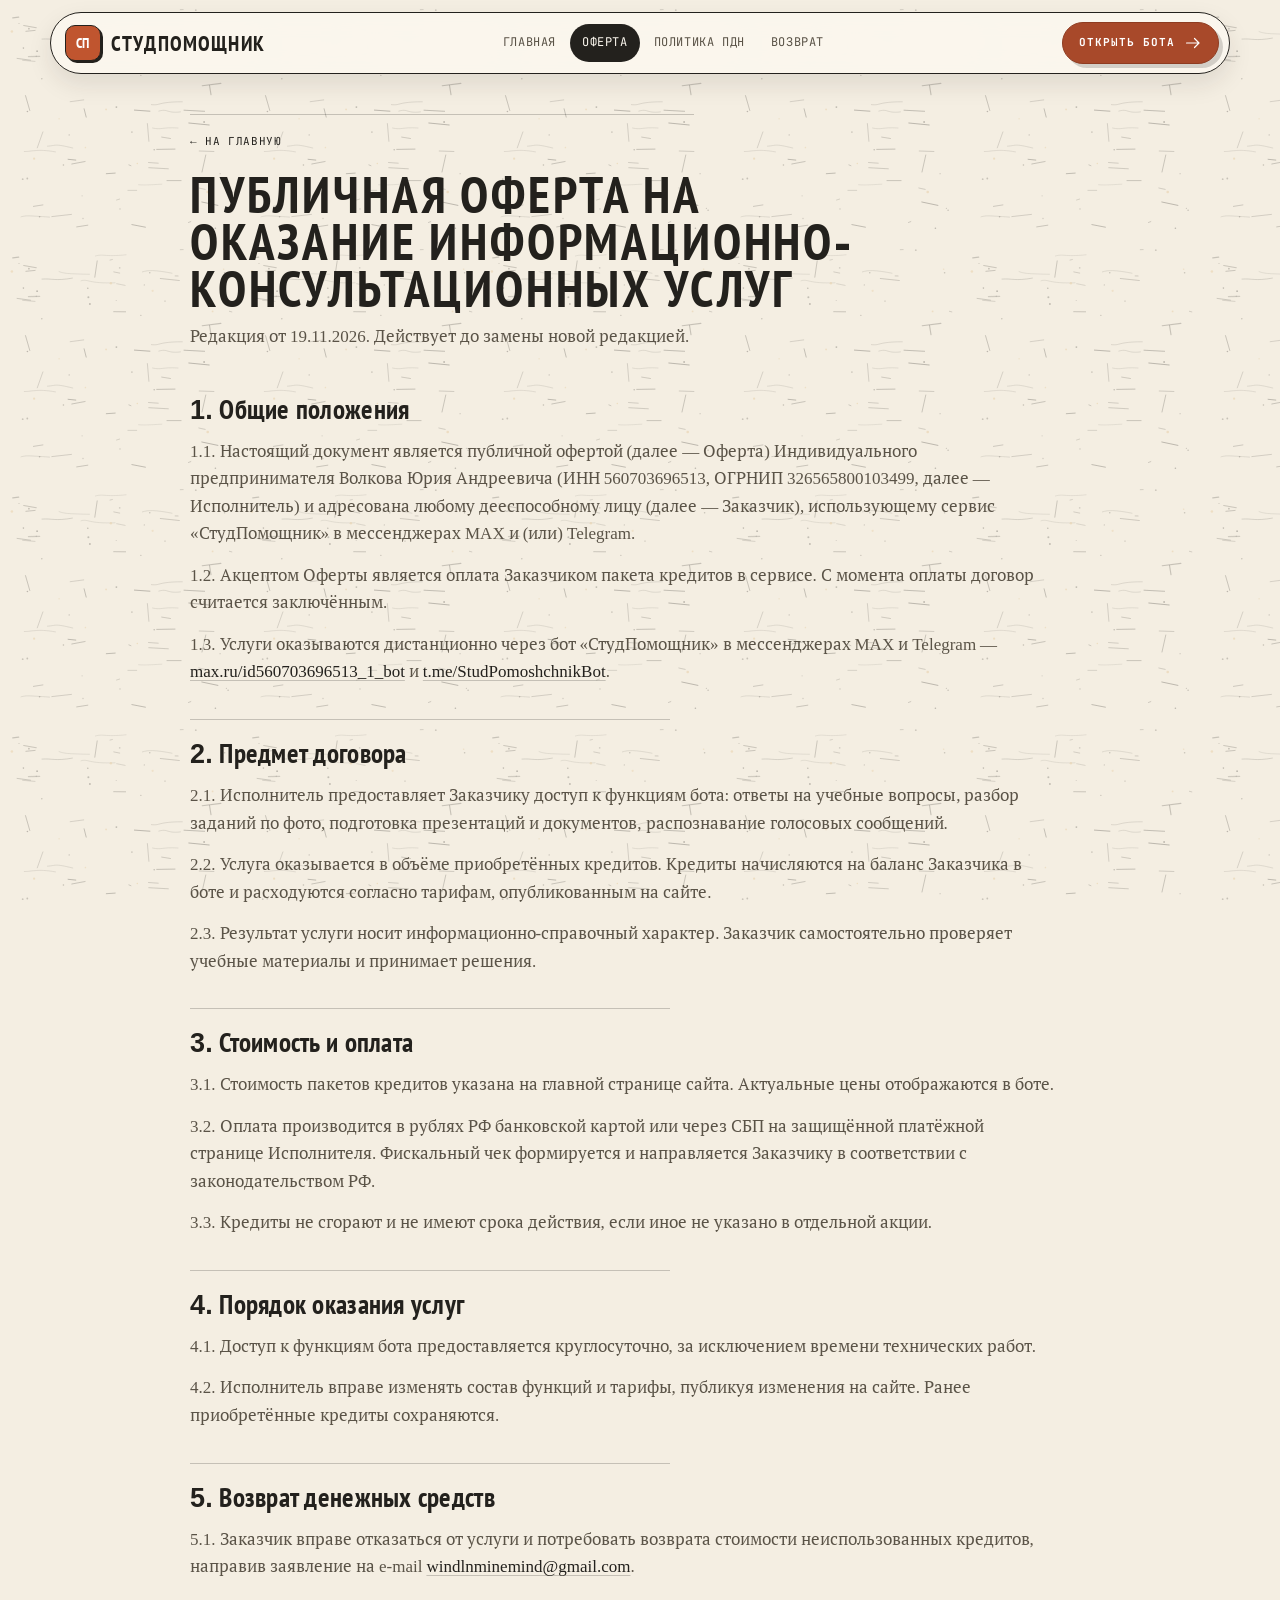
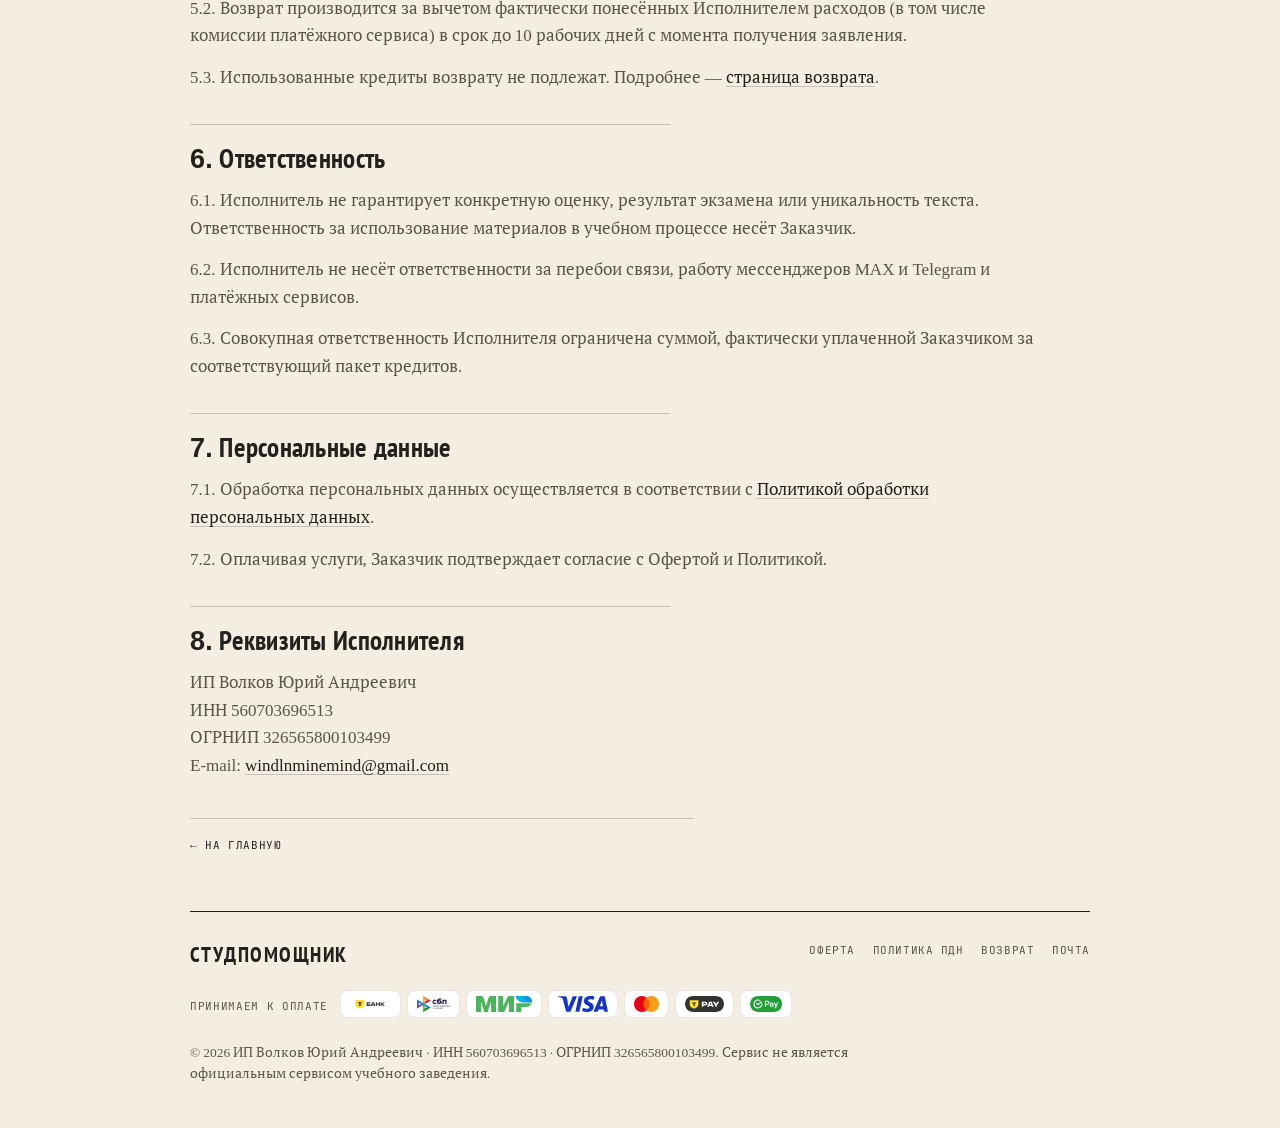
<file: oferta.html>
<!DOCTYPE html>
<html lang="ru">
<head>
<meta charset="utf-8">
<meta name="viewport" content="width=device-width, initial-scale=1">
<title>Публичная оферта — СтудПомощник</title>
<meta name="theme-color" content="#F4EEE2">
<link rel="icon" href="assets/favicon.svg" type="image/svg+xml">
<link rel="stylesheet" href="style.css?v=20261127v3">
</head>
<body>
<a class="skip-link" href="#main">К содержанию</a>

<header class="topbar">
  <a class="brand" href="index.html"><span class="brand-mark" aria-hidden="true">СП</span>СтудПомощник</a>
  <nav class="nav" aria-label="Документы">
    <a href="index.html">Главная</a>
    <a href="oferta.html" aria-current="page">Оферта</a>
    <a href="privacy.html">Политика ПДн</a>
    <a href="refund.html">Возврат</a>
  </nav>
  <a class="btn btn--primary" href="https://max.ru/id560703696513_1_bot">Открыть бота<svg class="ico" aria-hidden="true" focusable="false" xmlns="http://www.w3.org/2000/svg" width="24" height="24" viewBox="0 0 24 24" fill="none" stroke="currentColor" stroke-width="1.6" stroke-linecap="round" stroke-linejoin="round">
<path d="M3.4 12h16.4M14 6l6 6-6 6"/>
</svg></a>
</header>
<main id="main">
<div class="wrap legal">
<p class="back"><a href="index.html">← На главную</a></p>
<h1>Публичная оферта на оказание информационно-консультационных услуг</h1>
<p class="muted">Редакция от 19.11.2026. Действует до замены новой редакцией.</p>

<h2>1. Общие положения</h2>
<p>1.1. Настоящий документ является публичной офертой (далее — Оферта) Индивидуального предпринимателя Волкова Юрия Андреевича (ИНН 560703696513, ОГРНИП 326565800103499, далее — Исполнитель) и адресована любому дееспособному лицу (далее — Заказчик), использующему сервис «СтудПомощник» в мессенджерах MAX и (или) Telegram.</p>
<p>1.2. Акцептом Оферты является оплата Заказчиком пакета кредитов в сервисе. С момента оплаты договор считается заключённым.</p>
<p>1.3. Услуги оказываются дистанционно через бот «СтудПомощник» в мессенджерах MAX и Telegram — <a href="https://max.ru/id560703696513_1_bot">max.ru/id560703696513_1_bot</a> и <a href="https://t.me/StudPomoshchnikBot">t.me/StudPomoshchnikBot</a>.</p>

<h2>2. Предмет договора</h2>
<p>2.1. Исполнитель предоставляет Заказчику доступ к функциям бота: ответы на учебные вопросы, разбор заданий по фото, подготовка презентаций и документов, распознавание голосовых сообщений.</p>
<p>2.2. Услуга оказывается в объёме приобретённых кредитов. Кредиты начисляются на баланс Заказчика в боте и расходуются согласно тарифам, опубликованным на сайте.</p>
<p>2.3. Результат услуги носит информационно-справочный характер. Заказчик самостоятельно проверяет учебные материалы и принимает решения.</p>

<h2>3. Стоимость и оплата</h2>
<p>3.1. Стоимость пакетов кредитов указана на главной странице сайта. Актуальные цены отображаются в боте.</p>
<p>3.2. Оплата производится в рублях РФ банковской картой или через СБП на защищённой платёжной странице Исполнителя. Фискальный чек формируется и направляется Заказчику в соответствии с законодательством РФ.</p>
<p>3.3. Кредиты не сгорают и не имеют срока действия, если иное не указано в отдельной акции.</p>

<h2>4. Порядок оказания услуг</h2>
<p>4.1. Доступ к функциям бота предоставляется круглосуточно, за исключением времени технических работ.</p>
<p>4.2. Исполнитель вправе изменять состав функций и тарифы, публикуя изменения на сайте. Ранее приобретённые кредиты сохраняются.</p>

<h2>5. Возврат денежных средств</h2>
<p>5.1. Заказчик вправе отказаться от услуги и потребовать возврата стоимости неиспользованных кредитов, направив заявление на e-mail <a href="mailto:windlnminemind@gmail.com">windlnminemind@gmail.com</a>.</p>
<p>5.2. Возврат производится за вычетом фактически понесённых Исполнителем расходов (в том числе комиссии платёжного сервиса) в срок до 10 рабочих дней с момента получения заявления.</p>
<p>5.3. Использованные кредиты возврату не подлежат. Подробнее — <a href="refund.html">страница возврата</a>.</p>

<h2>6. Ответственность</h2>
<p>6.1. Исполнитель не гарантирует конкретную оценку, результат экзамена или уникальность текста. Ответственность за использование материалов в учебном процессе несёт Заказчик.</p>
<p>6.2. Исполнитель не несёт ответственности за перебои связи, работу мессенджеров MAX и Telegram и платёжных сервисов.</p>
<p>6.3. Совокупная ответственность Исполнителя ограничена суммой, фактически уплаченной Заказчиком за соответствующий пакет кредитов.</p>

<h2>7. Персональные данные</h2>
<p>7.1. Обработка персональных данных осуществляется в соответствии с <a href="privacy.html">Политикой обработки персональных данных</a>.</p>
<p>7.2. Оплачивая услуги, Заказчик подтверждает согласие с Офертой и Политикой.</p>

<h2>8. Реквизиты Исполнителя</h2>
<p>ИП Волков Юрий Андреевич<br>
ИНН 560703696513<br>
ОГРНИП 326565800103499<br>
E-mail: <a href="mailto:windlnminemind@gmail.com">windlnminemind@gmail.com</a></p>

<p class="back"><a href="index.html">← На главную</a></p>
</div>
</main>

<footer class="footer wrap footer--legal">
  <a class="f-brand" href="index.html">СтудПомощник</a>
  <nav class="f-nav" aria-label="Документы">
    <a href="oferta.html">Оферта</a>
    <a href="privacy.html">Политика ПДн</a>
    <a href="refund.html">Возврат</a>
    <a href="mailto:windlnminemind@gmail.com">Почта</a>
  </nav>
  <div class="f-pay">
    <span class="f-pay-cap">Принимаем к оплате</span>
    <ul>
      <li><img src="assets/pay/tbank.svg" alt="Т-Банк" loading="lazy" decoding="async"></li>
      <li><img src="assets/pay/sbp.png" alt="СБП — Система быстрых платежей" loading="lazy" decoding="async"></li>
      <li><img src="assets/pay/mir.svg" alt="Карты МИР" loading="lazy" decoding="async"></li>
      <li><img src="assets/pay/visa.svg" alt="Visa" loading="lazy" decoding="async"></li>
      <li><img src="assets/pay/mastercard.svg" alt="Mastercard" loading="lazy" decoding="async"></li>
      <li><img src="assets/pay/tpay.svg" alt="T-Pay" loading="lazy" decoding="async"></li>
      <li><img src="assets/pay/sberpay.svg" alt="SberPay" loading="lazy" decoding="async"></li>
    </ul>
  </div>
  <p class="f-legal">© 2026 ИП Волков Юрий Андреевич · ИНН 560703696513 · ОГРНИП 326565800103499. Сервис не является официальным сервисом учебного заведения.</p>
</footer>
</body>
</html>
</file>
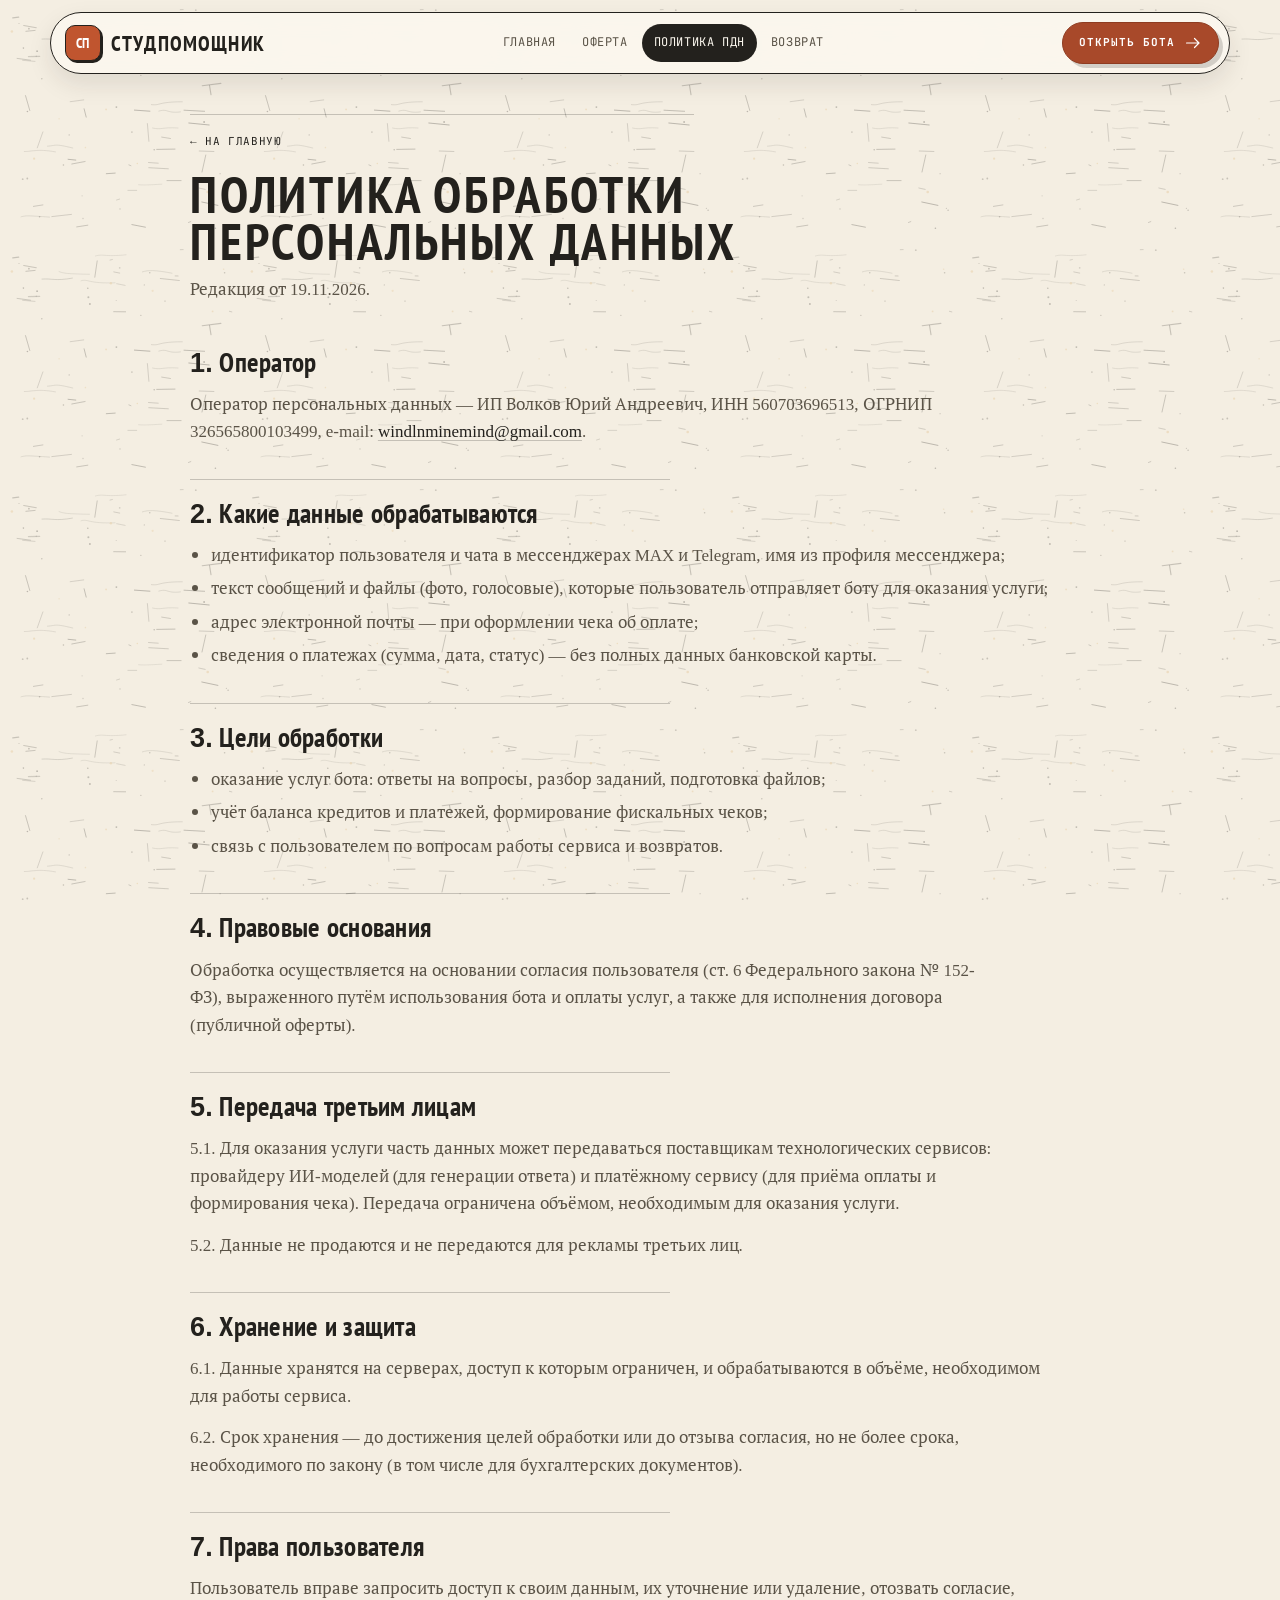
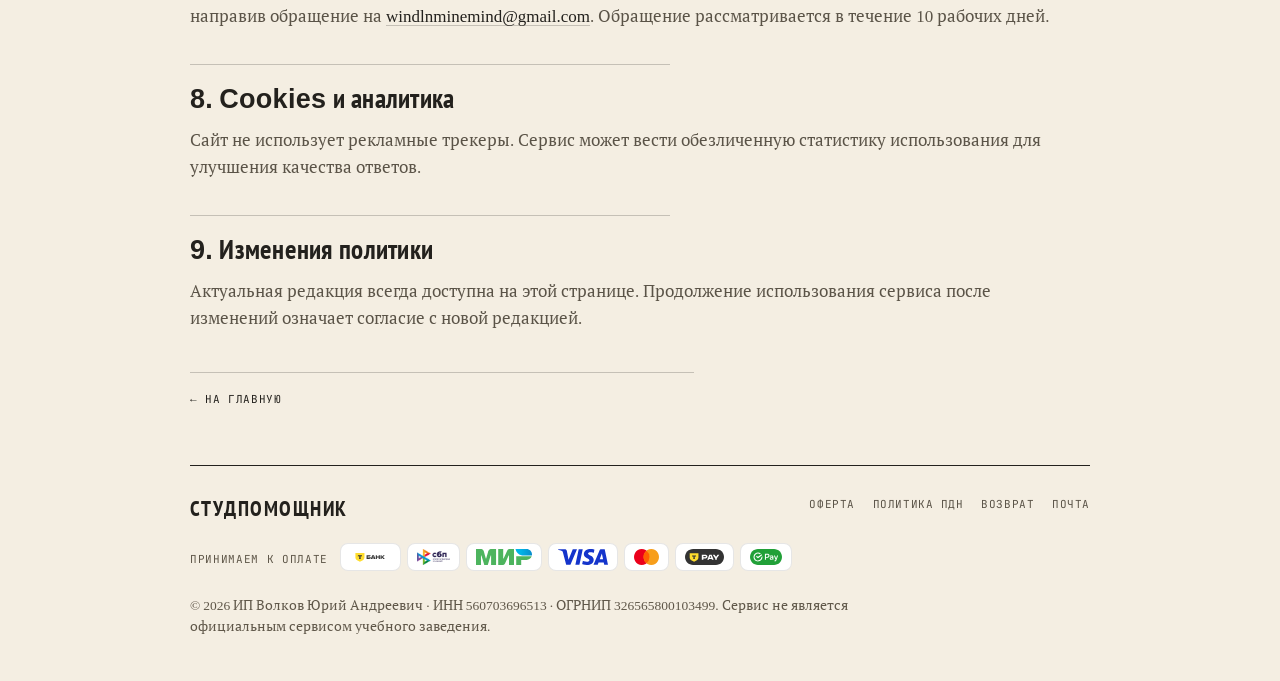
<file: privacy.html>
<!DOCTYPE html>
<html lang="ru">
<head>
<meta charset="utf-8">
<meta name="viewport" content="width=device-width, initial-scale=1">
<title>Политика обработки персональных данных — СтудПомощник</title>
<meta name="theme-color" content="#F4EEE2">
<link rel="icon" href="assets/favicon.svg" type="image/svg+xml">
<link rel="stylesheet" href="style.css?v=20261127v3">
</head>
<body>
<a class="skip-link" href="#main">К содержанию</a>

<header class="topbar">
  <a class="brand" href="index.html"><span class="brand-mark" aria-hidden="true">СП</span>СтудПомощник</a>
  <nav class="nav" aria-label="Документы">
    <a href="index.html">Главная</a>
    <a href="oferta.html">Оферта</a>
    <a href="privacy.html" aria-current="page">Политика ПДн</a>
    <a href="refund.html">Возврат</a>
  </nav>
  <a class="btn btn--primary" href="https://max.ru/id560703696513_1_bot">Открыть бота<svg class="ico" aria-hidden="true" focusable="false" xmlns="http://www.w3.org/2000/svg" width="24" height="24" viewBox="0 0 24 24" fill="none" stroke="currentColor" stroke-width="1.6" stroke-linecap="round" stroke-linejoin="round">
<path d="M3.4 12h16.4M14 6l6 6-6 6"/>
</svg></a>
</header>
<main id="main">
<div class="wrap legal">
<p class="back"><a href="index.html">← На главную</a></p>
<h1>Политика обработки персональных данных</h1>
<p class="muted">Редакция от 19.11.2026.</p>

<h2>1. Оператор</h2>
<p>Оператор персональных данных — ИП Волков Юрий Андреевич, ИНН 560703696513, ОГРНИП 326565800103499, e-mail: <a href="mailto:windlnminemind@gmail.com">windlnminemind@gmail.com</a>.</p>

<h2>2. Какие данные обрабатываются</h2>
<ul>
  <li>идентификатор пользователя и чата в мессенджерах MAX и Telegram, имя из профиля мессенджера;</li>
  <li>текст сообщений и файлы (фото, голосовые), которые пользователь отправляет боту для оказания услуги;</li>
  <li>адрес электронной почты — при оформлении чека об оплате;</li>
  <li>сведения о платежах (сумма, дата, статус) — без полных данных банковской карты.</li>
</ul>

<h2>3. Цели обработки</h2>
<ul>
  <li>оказание услуг бота: ответы на вопросы, разбор заданий, подготовка файлов;</li>
  <li>учёт баланса кредитов и платежей, формирование фискальных чеков;</li>
  <li>связь с пользователем по вопросам работы сервиса и возвратов.</li>
</ul>

<h2>4. Правовые основания</h2>
<p>Обработка осуществляется на основании согласия пользователя (ст. 6 Федерального закона № 152-ФЗ), выраженного путём использования бота и оплаты услуг, а также для исполнения договора (публичной оферты).</p>

<h2>5. Передача третьим лицам</h2>
<p>5.1. Для оказания услуги часть данных может передаваться поставщикам технологических сервисов: провайдеру ИИ-моделей (для генерации ответа) и платёжному сервису (для приёма оплаты и формирования чека). Передача ограничена объёмом, необходимым для оказания услуги.</p>
<p>5.2. Данные не продаются и не передаются для рекламы третьих лиц.</p>

<h2>6. Хранение и защита</h2>
<p>6.1. Данные хранятся на серверах, доступ к которым ограничен, и обрабатываются в объёме, необходимом для работы сервиса.</p>
<p>6.2. Срок хранения — до достижения целей обработки или до отзыва согласия, но не более срока, необходимого по закону (в том числе для бухгалтерских документов).</p>

<h2>7. Права пользователя</h2>
<p>Пользователь вправе запросить доступ к своим данным, их уточнение или удаление, отозвать согласие, направив обращение на <a href="mailto:windlnminemind@gmail.com">windlnminemind@gmail.com</a>. Обращение рассматривается в течение 10 рабочих дней.</p>

<h2>8. Cookies и аналитика</h2>
<p>Сайт не использует рекламные трекеры. Сервис может вести обезличенную статистику использования для улучшения качества ответов.</p>

<h2>9. Изменения политики</h2>
<p>Актуальная редакция всегда доступна на этой странице. Продолжение использования сервиса после изменений означает согласие с новой редакцией.</p>

<p class="back"><a href="index.html">← На главную</a></p>
</div>
</main>

<footer class="footer wrap footer--legal">
  <a class="f-brand" href="index.html">СтудПомощник</a>
  <nav class="f-nav" aria-label="Документы">
    <a href="oferta.html">Оферта</a>
    <a href="privacy.html">Политика ПДн</a>
    <a href="refund.html">Возврат</a>
    <a href="mailto:windlnminemind@gmail.com">Почта</a>
  </nav>
  <div class="f-pay">
    <span class="f-pay-cap">Принимаем к оплате</span>
    <ul>
      <li><img src="assets/pay/tbank.svg" alt="Т-Банк" loading="lazy" decoding="async"></li>
      <li><img src="assets/pay/sbp.png" alt="СБП — Система быстрых платежей" loading="lazy" decoding="async"></li>
      <li><img src="assets/pay/mir.svg" alt="Карты МИР" loading="lazy" decoding="async"></li>
      <li><img src="assets/pay/visa.svg" alt="Visa" loading="lazy" decoding="async"></li>
      <li><img src="assets/pay/mastercard.svg" alt="Mastercard" loading="lazy" decoding="async"></li>
      <li><img src="assets/pay/tpay.svg" alt="T-Pay" loading="lazy" decoding="async"></li>
      <li><img src="assets/pay/sberpay.svg" alt="SberPay" loading="lazy" decoding="async"></li>
    </ul>
  </div>
  <p class="f-legal">© 2026 ИП Волков Юрий Андреевич · ИНН 560703696513 · ОГРНИП 326565800103499. Сервис не является официальным сервисом учебного заведения.</p>
</footer>
</body>
</html>
</file>
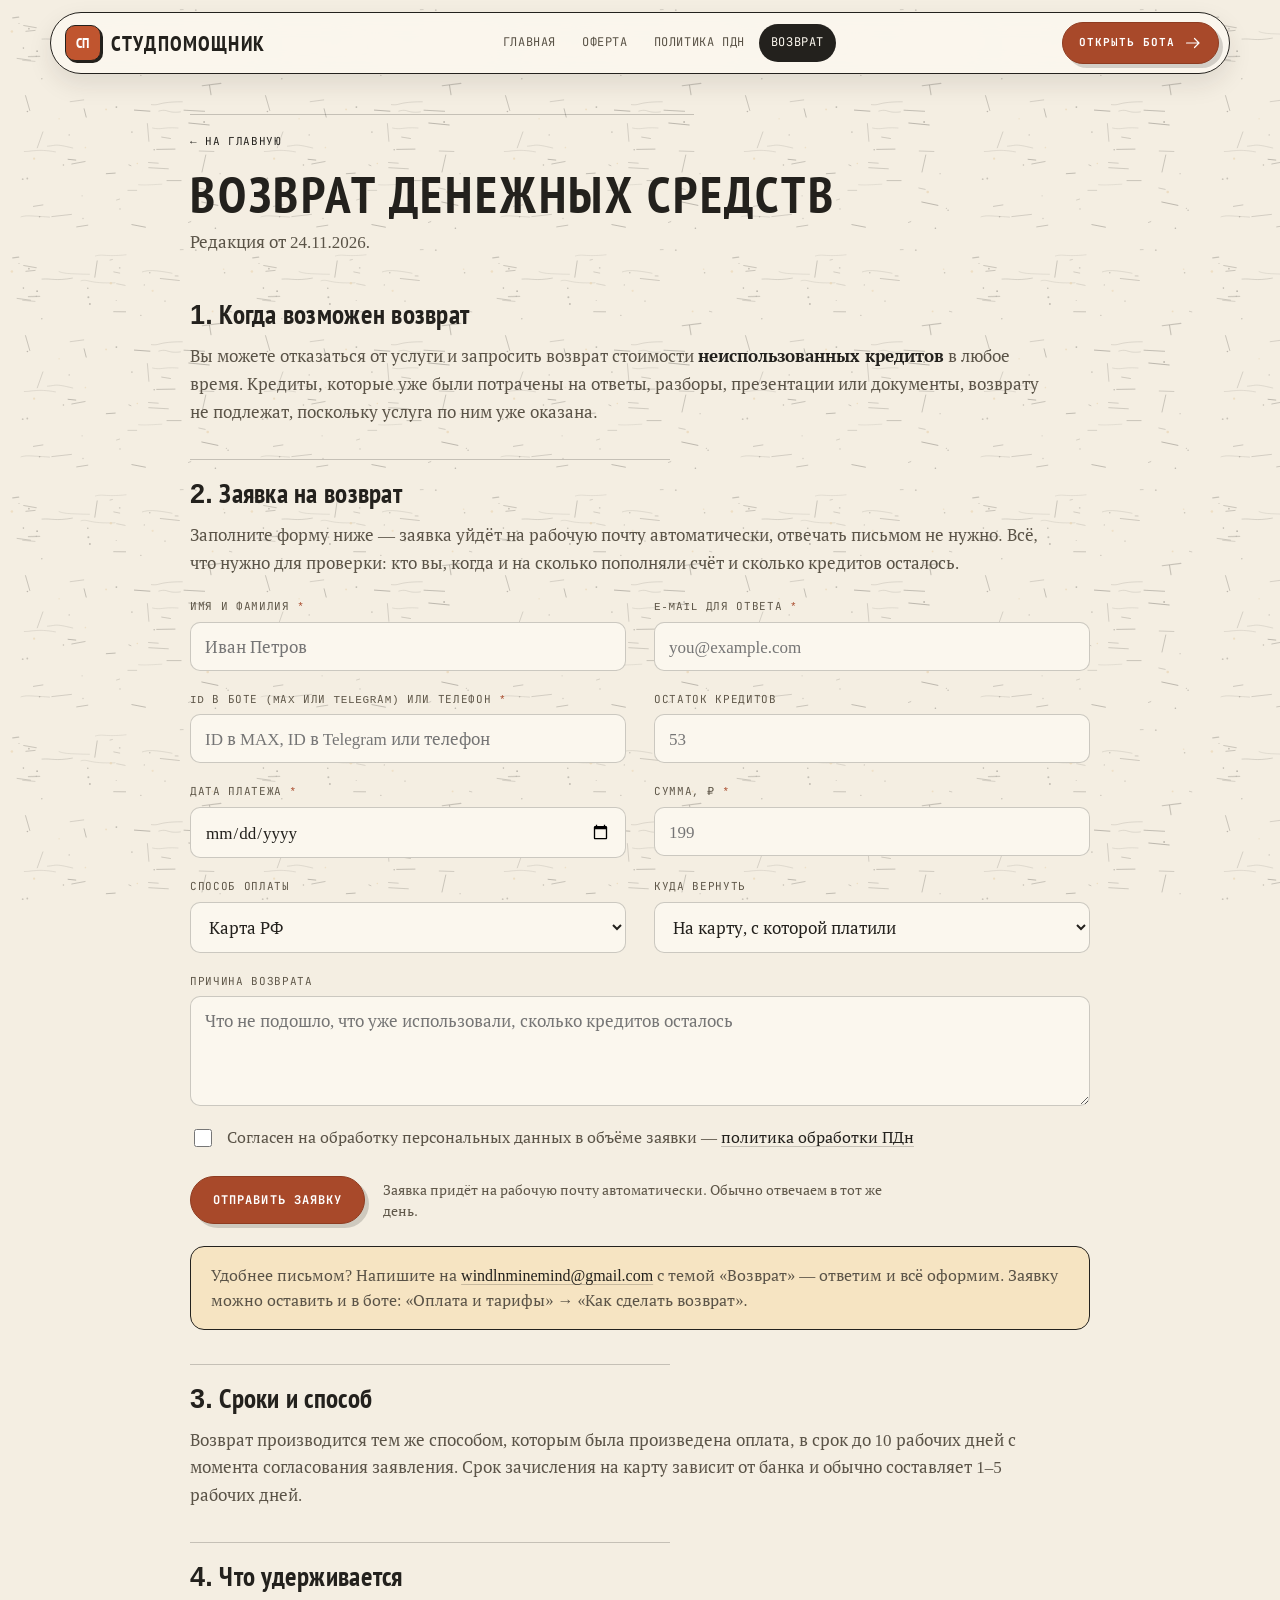
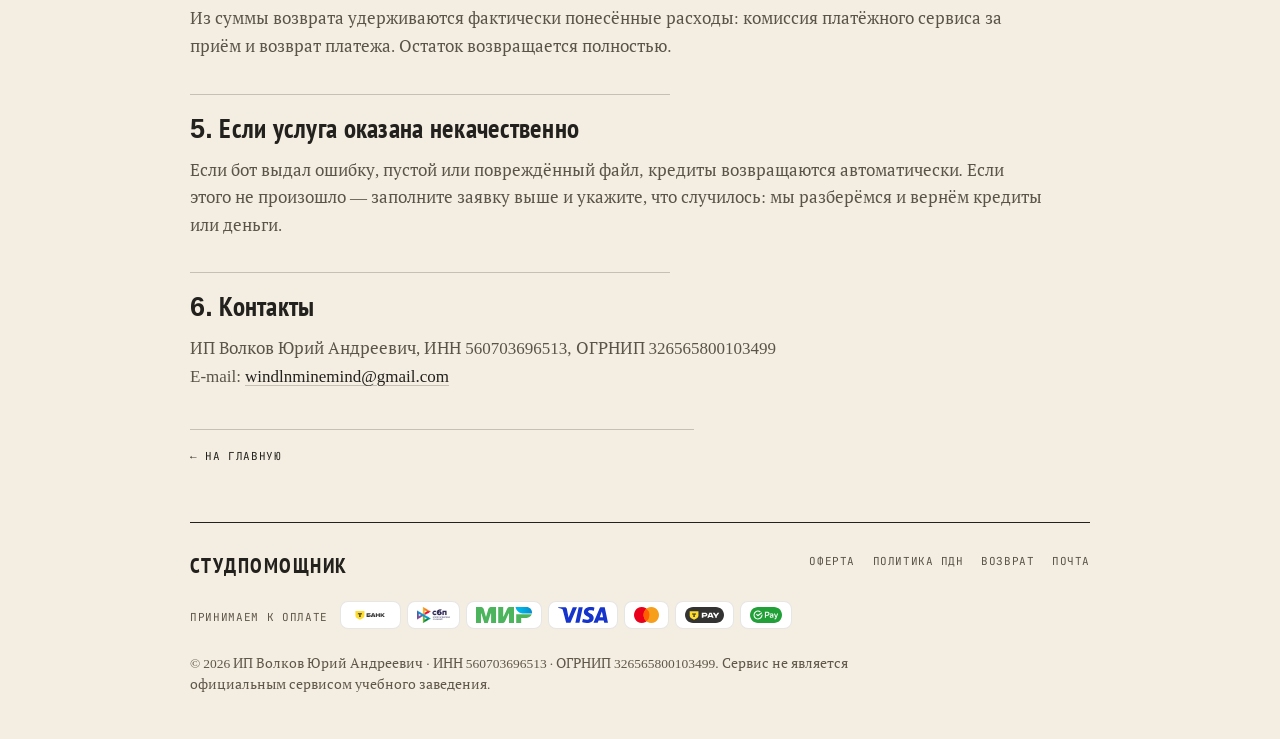
<file: refund.html>
<!DOCTYPE html>
<html lang="ru">
<head>
<meta charset="utf-8">
<meta name="viewport" content="width=device-width, initial-scale=1">
<title>Возврат денежных средств — СтудПомощник</title>
<meta name="description" content="Как вернуть неиспользованные кредиты СтудПомощника: заявка на возврат прямо на сайте, сроки, что удерживается.">
<meta name="theme-color" content="#F4EEE2">
<link rel="icon" href="assets/favicon.svg" type="image/svg+xml">
<link rel="stylesheet" href="style.css?v=20261127v3">
</head>
<body>
<a class="skip-link" href="#main">К содержанию</a>

<header class="topbar">
  <a class="brand" href="index.html"><span class="brand-mark" aria-hidden="true">СП</span>СтудПомощник</a>
  <nav class="nav" aria-label="Документы">
    <a href="index.html">Главная</a>
    <a href="oferta.html">Оферта</a>
    <a href="privacy.html">Политика ПДн</a>
    <a href="refund.html" aria-current="page">Возврат</a>
  </nav>
  <a class="btn btn--primary" href="https://max.ru/id560703696513_1_bot">Открыть бота<svg class="ico" aria-hidden="true" focusable="false" xmlns="http://www.w3.org/2000/svg" width="24" height="24" viewBox="0 0 24 24" fill="none" stroke="currentColor" stroke-width="1.6" stroke-linecap="round" stroke-linejoin="round">
<path d="M3.4 12h16.4M14 6l6 6-6 6"/>
</svg></a>
</header>
<main id="main">
<div class="wrap legal">
<p class="back"><a href="index.html">← На главную</a></p>
<h1>Возврат денежных средств</h1>
<p class="muted">Редакция от 24.11.2026.</p>

<h2>1. Когда возможен возврат</h2>
<p>Вы можете отказаться от услуги и запросить возврат стоимости <strong>неиспользованных кредитов</strong> в любое время. Кредиты, которые уже были потрачены на ответы, разборы, презентации или документы, возврату не подлежат, поскольку услуга по ним уже оказана.</p>

<h2 id="form">2. Заявка на возврат</h2>
<p>Заполните форму ниже — заявка уйдёт на рабочую почту автоматически, отвечать письмом не нужно. Всё, что нужно для проверки: кто вы, когда и на сколько пополняли счёт и сколько кредитов осталось.</p>

<div class="sent" id="sent" hidden>
  <strong>Заявка отправлена.</strong> Мы получили её и ответим на указанный e-mail. Проверка — 1–2 рабочих дня, деньги возвращаются в срок до 10 рабочих дней с момента согласования.
</div>

<p class="form-error" id="form-error" role="alert" hidden></p>

<form class="form" id="refund-form" action="https://formsubmit.co/windlnminemind@gmail.com" method="POST">
  <input type="hidden" name="_subject" value="СтудПомощник — заявка на возврат">
  <input type="hidden" name="_template" value="table">
  <input type="hidden" name="_captcha" value="false">
  <input type="text" name="_honey" style="display:none" tabindex="-1" autocomplete="off">

  <div class="field">
    <label for="f-name">Имя и фамилия <span class="req">*</span></label>
    <input id="f-name" name="Имя" type="text" required autocomplete="name" placeholder="Иван Петров">
  </div>
  <div class="field">
    <label for="f-email">E-mail для ответа <span class="req">*</span></label>
    <input id="f-email" name="E-mail" type="email" required autocomplete="email" placeholder="you@example.com">
  </div>
  <div class="field">
    <label for="f-user">ID в боте (MAX или Telegram) или телефон <span class="req">*</span></label>
    <input id="f-user" name="ID в боте или телефон" type="text" required placeholder="ID в MAX, ID в Telegram или телефон">
  </div>
  <div class="field">
    <label for="f-credits">Остаток кредитов</label>
    <input id="f-credits" name="Остаток кредитов" type="text" placeholder="53">
  </div>
  <div class="field">
    <label for="f-date">Дата платежа <span class="req">*</span></label>
    <input id="f-date" name="Дата платежа" type="date" required>
  </div>
  <div class="field">
    <label for="f-amount">Сумма, ₽ <span class="req">*</span></label>
    <input id="f-amount" name="Сумма, руб." type="text" required placeholder="199">
  </div>
  <div class="field">
    <label for="f-pay">Способ оплаты</label>
    <select id="f-pay" name="Способ оплаты">
      <option>Карта РФ</option>
      <option>СБП</option>
      <option>ЮMoney</option>
      <option>Другое</option>
    </select>
  </div>
  <div class="field">
    <label for="f-back">Куда вернуть</label>
    <select id="f-back" name="Куда вернуть">
      <option>На карту, с которой платили</option>
      <option>По СБП на тот же номер</option>
      <option>Другое — уточним письмом</option>
    </select>
  </div>
  <div class="field wide">
    <label for="f-reason">Причина возврата</label>
    <textarea id="f-reason" name="Причина" placeholder="Что не подошло, что уже использовали, сколько кредитов осталось"></textarea>
  </div>
  <div class="field wide">
    <label class="check" for="f-consent">
      <input id="f-consent" name="Согласие на обработку данных" type="checkbox" value="да" required>
      <span>Согласен на обработку персональных данных в объёме заявки — <a href="privacy.html">политика обработки ПДн</a></span>
    </label>
  </div>
  <div class="form-actions">
    <button type="submit">Отправить заявку</button>
    <span class="form-note">Заявка придёт на рабочую почту автоматически. Обычно отвечаем в тот же день.</span>
  </div>
</form>

<script>
(function () {
  var form = document.getElementById('refund-form');
  var sent = document.getElementById('sent');
  if (!form) return;
  form.addEventListener('submit', function (e) {
    e.preventDefault();
    var btn = form.querySelector('button[type=submit]');
    var old = btn ? btn.textContent : '';
    if (btn) { btn.disabled = true; btn.textContent = 'Отправляем…'; }
    fetch(form.action.replace('formsubmit.co/', 'formsubmit.co/ajax/'), {
      method: 'POST',
      headers: { 'Content-Type': 'application/json', 'Accept': 'application/json' },
      body: JSON.stringify(Object.fromEntries(new FormData(form).entries()))
    }).then(function (r) { return r.json(); }).then(function (data) {
      if (data && (data.success === 'true' || data.success === true)) {
        form.hidden = true;
        if (sent) { sent.hidden = false; sent.scrollIntoView({ behavior: 'smooth', block: 'center' }); }
      } else {
        throw new Error((data && (data.message || data.error)) || 'неизвестный ответ');
      }
    }).catch(function (err) {
      if (btn) { btn.disabled = false; btn.textContent = old; }
      var box = document.getElementById('form-error');
      if (box) {
        box.hidden = false;
        box.textContent = 'Не удалось отправить заявку: ' + err.message + '. Напишите нам на windlnminemind@gmail.com — оформим вручную.';
        box.scrollIntoView({ behavior: 'smooth', block: 'center' });
      }
    });
  });
})();
</script>

<div class="notice">
  Удобнее письмом? Напишите на <a href="mailto:windlnminemind@gmail.com?subject=Возврат">windlnminemind@gmail.com</a> с темой «Возврат» — ответим и всё оформим. Заявку можно оставить и в боте: «Оплата и тарифы» → «Как сделать возврат».
</div>
<h2>3. Сроки и способ</h2>
<p>Возврат производится тем же способом, которым была произведена оплата, в срок до 10 рабочих дней с момента согласования заявления. Срок зачисления на карту зависит от банка и обычно составляет 1–5 рабочих дней.</p>

<h2>4. Что удерживается</h2>
<p>Из суммы возврата удерживаются фактически понесённые расходы: комиссия платёжного сервиса за приём и возврат платежа. Остаток возвращается полностью.</p>

<h2>5. Если услуга оказана некачественно</h2>
<p>Если бот выдал ошибку, пустой или повреждённый файл, кредиты возвращаются автоматически. Если этого не произошло — заполните заявку выше и укажите, что случилось: мы разберёмся и вернём кредиты или деньги.</p>

<h2>6. Контакты</h2>
<p>ИП Волков Юрий Андреевич, ИНН 560703696513, ОГРНИП 326565800103499<br>
E-mail: <a href="mailto:windlnminemind@gmail.com">windlnminemind@gmail.com</a></p>

<p class="back"><a href="index.html">← На главную</a></p>
</div>
</main>

<footer class="footer wrap footer--legal">
  <a class="f-brand" href="index.html">СтудПомощник</a>
  <nav class="f-nav" aria-label="Документы">
    <a href="oferta.html">Оферта</a>
    <a href="privacy.html">Политика ПДн</a>
    <a href="refund.html">Возврат</a>
    <a href="mailto:windlnminemind@gmail.com">Почта</a>
  </nav>
  <div class="f-pay">
    <span class="f-pay-cap">Принимаем к оплате</span>
    <ul>
      <li><img src="assets/pay/tbank.svg" alt="Т-Банк" loading="lazy" decoding="async"></li>
      <li><img src="assets/pay/sbp.png" alt="СБП — Система быстрых платежей" loading="lazy" decoding="async"></li>
      <li><img src="assets/pay/mir.svg" alt="Карты МИР" loading="lazy" decoding="async"></li>
      <li><img src="assets/pay/visa.svg" alt="Visa" loading="lazy" decoding="async"></li>
      <li><img src="assets/pay/mastercard.svg" alt="Mastercard" loading="lazy" decoding="async"></li>
      <li><img src="assets/pay/tpay.svg" alt="T-Pay" loading="lazy" decoding="async"></li>
      <li><img src="assets/pay/sberpay.svg" alt="SberPay" loading="lazy" decoding="async"></li>
    </ul>
  </div>
  <p class="f-legal">© 2026 ИП Волков Юрий Андреевич · ИНН 560703696513 · ОГРНИП 326565800103499. Сервис не является официальным сервисом учебного заведения.</p>
</footer>
</body>
</html>
</file>
<file: style.css>
/* СтудПомощник — «Тёплый конструктивизм» (v2, 26.11.2026).
   Тёплая бумага, печатные карточки со скруглением и офсетной тенью,
   рисованные штриховые иконки, спокойное движение.
   Палитра: бумага #F4EEE2 · чернила #23211D · терракота #C0552F
            шалфей #4E6350 · охра #D9A85C · светлая поверхность #FBF7EE */

/* ───────── шрифты (локальные, без CDN) ───────── */
@font-face{font-family:'PT Sans Narrow';src:url('fonts/pt-sans-narrow-cyr-400.woff2') format('woff2');font-weight:400;font-style:normal;font-display:swap}
@font-face{font-family:'PT Sans Narrow';src:url('fonts/pt-sans-narrow-cyr-700.woff2') format('woff2');font-weight:700;font-style:normal;font-display:swap}
@font-face{font-family:'PT Serif';src:url('fonts/pt-serif-cyr-400.woff2') format('woff2');font-weight:400;font-style:normal;font-display:swap}
@font-face{font-family:'PT Serif';src:url('fonts/pt-serif-cyr-700.woff2') format('woff2');font-weight:700;font-style:normal;font-display:swap}
@font-face{font-family:'JetBrains Mono';src:url('fonts/jetbrains-mono-cyr-400.woff2') format('woff2');font-weight:400;font-style:normal;font-display:swap}
@font-face{font-family:'JetBrains Mono';src:url('fonts/jetbrains-mono-cyr-700.woff2') format('woff2');font-weight:700;font-style:normal;font-display:swap}

:root{
  --paper:#F4EEE2;
  --paper-2:#FBF7EE;
  --paper-deep:#EDE3D0;
  --ink:#23211D;
  --ink-2:#5A5347;
  --ink-3:#6B6355;
  --line:rgba(35,33,29,.22);
  --line-soft:rgba(35,33,29,.11);
  --terracotta:#C0552F;
  --terracotta-deep:#A8492A;
  --terracotta-soft:#F3D9CD;
  --sage:#4E6350;
  --sage-soft:#DDE3D6;
  --ochre:#D9A85C;
  --ochre-soft:#F6E4C2;
  --display:'PT Sans Narrow','Arial Narrow',Arial,sans-serif;
  --body:'PT Serif',Georgia,'Times New Roman',serif;
  --mono:'JetBrains Mono',Consolas,monospace;
  --r-sm:10px;
  --r:16px;
  --r-lg:24px;
  --r-pill:999px;
  --shadow:5px 5px 0 rgba(35,33,29,.10);
  --shadow-lg:8px 8px 0 rgba(35,33,29,.14);
  --ease:cubic-bezier(.22,1,.36,1);
  --w:1180px;
}

*,*::before,*::after{box-sizing:border-box}
html{background:var(--paper);scroll-behavior:smooth;-webkit-text-size-adjust:100%}
body{
  margin:0;color:var(--ink);background:var(--paper);
  font-family:var(--body);font-size:18px;line-height:1.6;letter-spacing:0;
  -webkit-font-smoothing:antialiased;
}
/* волокна бумаги: очень деликатный тайл */
body::before{
  content:"";position:fixed;inset:0;z-index:0;pointer-events:none;
  background-image:url('assets/ill/ill-paper.svg');background-repeat:repeat;
  opacity:.5;
}
body>*{position:relative;z-index:1}
img{max-width:100%;height:auto}
p{margin:0 0 14px;text-wrap:pretty}
h1,h2,h3{text-wrap:balance;margin:0}
ul,ol{margin:0 0 14px;padding-left:1.15em}
li{margin:0 0 6px}
a{color:var(--ink);text-decoration:underline;text-decoration-color:var(--line);text-underline-offset:3px;text-decoration-thickness:1px}
a:hover{text-decoration-color:var(--terracotta-deep);color:var(--terracotta-deep)}
:focus-visible{outline:3px solid var(--terracotta-deep);outline-offset:3px;border-radius:4px}
::selection{background:var(--ochre);color:var(--ink)}

.wrap{width:min(var(--w),calc(100% - 80px));margin:0 auto}
.mono{font-family:var(--mono);font-size:12px;letter-spacing:.08em;text-transform:uppercase}
.muted{color:var(--ink-3);font-size:15px}
.ico{width:24px;height:24px;flex:none;display:block}
.sr-only{position:absolute;width:1px;height:1px;padding:0;margin:-1px;overflow:hidden;clip:rect(0 0 0 0);white-space:nowrap;border:0}
.skip-link{position:absolute;left:16px;top:-64px;z-index:200;padding:12px 18px;background:var(--ink);color:var(--paper-2);border-radius:0 0 12px 12px;font-family:var(--mono);font-size:12px;text-transform:uppercase;letter-spacing:.08em;text-decoration:none;transition:top .2s var(--ease)}
.skip-link:focus{top:0;color:var(--paper-2)}.skip-link:hover{color:var(--paper-2);background:var(--ink)}

/* ───────── верхняя панель ───────── */
.topbar{
  position:sticky;top:10px;z-index:80;
  width:min(var(--w),calc(100% - 32px));margin:12px auto 0;
  display:flex;align-items:center;justify-content:space-between;gap:14px;
  padding:9px 10px 9px 14px;
  background:rgba(251,247,238,.92);
  border:1.5px solid var(--ink);border-radius:var(--r-pill);
  box-shadow:0 10px 24px rgba(35,33,29,.10);
  backdrop-filter:blur(10px) saturate(1.1);
}
.brand{
  display:inline-flex;align-items:center;gap:10px;flex:none;
  font-family:var(--display);font-weight:700;font-size:21px;line-height:1;
  text-transform:uppercase;letter-spacing:.07em;text-decoration:none;color:var(--ink);
}
.brand:hover{color:var(--ink);text-decoration:none}
.brand-mark{
  display:grid;place-items:center;width:36px;height:36px;border-radius:11px;
  background:var(--terracotta);color:#fff;border:1.5px solid var(--ink);
  box-shadow:2px 2px 0 var(--ink);font-size:14px;letter-spacing:.02em;
  transition:transform .45s var(--ease);
}
.brand:hover .brand-mark{transform:rotate(-6deg)}
.nav{display:flex;align-items:center;gap:2px;font-family:var(--mono);font-size:12px;letter-spacing:.05em;text-transform:uppercase}
.nav a{
  display:inline-block;padding:9px 12px;border-radius:var(--r-pill);
  color:var(--ink-2);text-decoration:none;transition:background .3s var(--ease),color .3s var(--ease);
}
.nav a:hover{background:var(--paper-deep);color:var(--ink);text-decoration:none}
.nav a[aria-current="page"]{background:var(--ink);color:var(--paper-2)}
.topbar .btn{padding:11px 16px;font-size:11px}

/* ───────── кнопки ───────── */
.btn{
  display:inline-flex;align-items:center;justify-content:center;gap:9px;
  font-family:var(--mono);font-size:12px;font-weight:700;letter-spacing:.09em;text-transform:uppercase;
  padding:15px 22px;border-radius:var(--r-pill);
  border:1.5px solid var(--ink);background:var(--ink);color:var(--paper-2);
  text-decoration:none;cursor:pointer;
  transition:transform .45s var(--ease),box-shadow .45s var(--ease),background .3s var(--ease),color .3s var(--ease);
}
.btn:hover{text-decoration:none;color:var(--paper-2);transform:translateY(-2px)}
.btn:hover .ico,.btn:focus-visible .ico{text-decoration:none}
.btn:active{transform:translateY(1px) scale(.995)}
.btn .ico{width:18px;height:18px}
.btn--primary{
  background:var(--terracotta);border-color:var(--terracotta-deep);color:#fff;
  box-shadow:4px 4px 0 rgba(35,33,29,.18);
}
.btn--primary:hover{color:#fff;background:var(--terracotta-deep);box-shadow:6px 6px 0 rgba(35,33,29,.22)}
.btn--ghost{
  background:var(--paper-2);color:var(--ink);border-color:var(--ink);
  box-shadow:4px 4px 0 rgba(35,33,29,.10);
}
.btn--ghost:hover{color:var(--ink);background:var(--ochre-soft);box-shadow:6px 6px 0 rgba(35,33,29,.14)}
.btn:hover .ico--arrow{animation:nudge .5s var(--ease)}
@keyframes nudge{0%,100%{transform:translateX(0)}40%{transform:translateX(4px)}}

/* ───────── герой ───────── */
.hero{display:grid;grid-template-columns:minmax(0,1.02fr) minmax(0,.98fr);gap:56px;align-items:center;padding:60px 0 44px}
.kicker{
  display:inline-flex;align-items:center;gap:9px;
  font-family:var(--mono);font-size:11px;letter-spacing:.1em;text-transform:uppercase;
  color:var(--ink-2);background:var(--paper-2);border:1.5px solid var(--line);
  border-radius:var(--r-pill);padding:8px 13px;
}
.kicker::before{content:"";width:8px;height:8px;border-radius:50%;background:var(--terracotta);flex:none}
h1{
  font-family:var(--display);font-weight:700;text-transform:uppercase;
  font-size:clamp(44px,6vw,82px);line-height:.92;letter-spacing:.01em;
  margin:22px 0 20px;max-width:14ch;
}
/* h1 — плотные чернила вместо градиента: gradient-text маскировал половину
   заголовка и ломал выделение/печать (детектор: gradient-text ×6) */
h1{color:var(--ink)}
.deck{font-size:18px;line-height:1.62;color:var(--ink-2);max-width:46ch;margin:0 0 16px}
.deck strong{color:var(--ink)}
.actions{display:flex;flex-wrap:wrap;gap:12px;margin:28px 0 20px}
.hero-meta{display:flex;flex-wrap:wrap;gap:8px 18px;margin:0;font-family:var(--mono);font-size:12px;letter-spacing:.03em;color:var(--ink-2)}
.hero-meta span{display:inline-flex;align-items:center;gap:7px}
.hero-meta .ico{width:16px;height:16px;color:var(--sage)}

.hero-figure{position:relative;min-width:0;margin:0}
.shot-card{
  position:relative;margin:0;padding:10px;
  background:var(--paper-2);border:1.5px solid var(--ink);border-radius:var(--r-lg);
  box-shadow:var(--shadow-lg);transform:rotate(-1.2deg);
  transition:transform .55s var(--ease),box-shadow .55s var(--ease);
}
.shot-card:hover{transform:rotate(0) translateY(-3px);box-shadow:12px 12px 0 rgba(35,33,29,.15)}
.shot-card img{display:block;width:100%;height:auto;border-radius:14px;border:1px solid var(--line-soft);background:var(--paper)}
.tape{
  position:absolute;top:-13px;left:50%;width:118px;height:26px;
  transform:translateX(-50%) rotate(-3deg);border-radius:3px;
  background:var(--ochre);opacity:.9;box-shadow:0 1px 0 rgba(35,33,29,.18);
}
.shot-caption{
  display:flex;align-items:center;gap:8px;margin:14px 0 0;padding-left:4px;
  font-family:var(--mono);font-size:11px;letter-spacing:.07em;text-transform:uppercase;color:var(--ink-3);
}
.shot-caption .ico{width:14px;height:14px}
.hero-stamp{position:absolute;left:-26px;bottom:-30px;width:168px;transform:rotate(-7deg);filter:drop-shadow(0 2px 0 rgba(35,33,29,.10))}
.hero-doodle{position:absolute;right:-2px;top:-44px;width:72px;color:var(--terracotta);transform:rotate(12deg)}

/* ───────── строка выгод ───────── */
.utp{display:grid;grid-template-columns:repeat(4,minmax(0,1fr));gap:12px;margin:14px 0 0;padding:0;list-style:none}
.utp li{
  display:flex;align-items:center;gap:10px;margin:0;padding:14px 18px;
  background:var(--paper-2);border:1.5px solid var(--line);border-radius:var(--r-pill);
  font-size:16px;line-height:1.3;
}
.utp .ico{width:22px;height:22px;color:var(--terracotta-deep)}
.utp b{font-family:var(--display);font-size:18px;letter-spacing:.02em;font-weight:700}

/* ───────── разметка разделов ───────── */
section{padding:72px 0;border-top:1.5px solid var(--ink);scroll-margin-top:92px}
.sec-head{display:grid;grid-template-columns:92px minmax(0,1fr);gap:28px;margin-bottom:34px}
.sec-num{display:flex;flex-direction:column;gap:10px;font-family:var(--mono);font-size:11px;letter-spacing:.08em;text-transform:uppercase;color:var(--ink-3)}
.sec-num b{
  display:grid;place-items:center;width:46px;height:46px;
  background:var(--paper-2);border:1.5px solid var(--ink);border-radius:13px;
  box-shadow:3px 3px 0 rgba(35,33,29,.12);
  font-size:17px;font-weight:700;color:var(--ink);letter-spacing:.02em;
}
h2{font-family:var(--display);font-weight:700;text-transform:uppercase;font-size:clamp(28px,3.5vw,44px);line-height:1;letter-spacing:.01em;margin:0 0 14px;max-width:24ch}
.sec-deck{font-size:18px;line-height:1.6;color:var(--ink-2);max-width:62ch;margin:0}


/* ───────── фотополоса (полароиды) ───────── */
.photo-strip{padding:34px 0 4px}
.photo-strip .wrap{display:grid;grid-template-columns:repeat(3,minmax(0,1fr));gap:20px}
.photo{
  position:relative;margin:0;padding:9px 9px 30px;
  background:var(--paper-2);border:1.5px solid var(--ink);border-radius:6px;
  box-shadow:6px 6px 0 rgba(35,33,29,.12);
}
.photo img{display:block;width:100%;height:236px;object-fit:cover;border-radius:3px;background:var(--paper-deep)}
.photo figcaption{position:absolute;left:0;right:0;bottom:7px;text-align:center;font-family:var(--mono);font-size:11px;letter-spacing:.16em;text-transform:uppercase;color:var(--ink-3)}
.photo .tape{top:-12px;width:86px;height:22px}
.photo:nth-child(1){transform:rotate(-1.6deg)}
.photo:nth-child(2){transform:rotate(1.2deg) translateY(6px)}
.photo:nth-child(3){transform:rotate(-.8deg)}
@media (max-width:960px){
  .photo-strip .wrap{gap:12px}
  .photo img{height:190px}
}
@media (max-width:640px){
  .photo-strip .wrap{display:flex;gap:14px;overflow-x:auto;scroll-snap-type:x mandatory;padding:6px 2px 16px;scrollbar-width:none}
  .photo-strip .wrap::-webkit-scrollbar{display:none}
  .photo{flex:0 0 78%;scroll-snap-align:start}
  .photo:nth-child(2){transform:rotate(1.2deg)}
  .photo img{height:210px}
}

/* ───────── карточки возможностей ───────── */
.features{display:grid;grid-template-columns:repeat(auto-fit,minmax(242px,1fr));gap:16px;margin:0;counter-reset:feat}
.feature{counter-increment:feat}
.feature::before{content:counter(feat,decimal-leading-zero);position:absolute;top:20px;right:22px;font-family:var(--mono);font-size:11px;letter-spacing:.08em;color:var(--ink-3)}
.feature{
  position:relative;display:flex;flex-direction:column;gap:12px;padding:22px;
  background:var(--paper-2);border:1.5px solid var(--ink);border-radius:var(--r);
  box-shadow:var(--shadow);
  transition:transform .45s var(--ease),box-shadow .45s var(--ease);
}
.feature:hover{transform:translate(-2px,-2px);box-shadow:8px 8px 0 rgba(35,33,29,.14)}
.tile{
  display:grid;place-items:center;width:48px;height:48px;flex:none;
  border:1.5px solid var(--ink);border-radius:14px;background:var(--terracotta-soft);
  transition:transform .45s var(--ease);
}
.tile .ico{width:26px;height:26px}
.feature:hover .tile{animation:wiggle .55s var(--ease)}
.feature:nth-child(3n+2) .tile{background:var(--sage-soft)}
.feature:nth-child(3n+3) .tile{background:var(--ochre-soft)}
.feature h3{font-family:var(--display);font-weight:700;font-size:21px;line-height:1.12;letter-spacing:.01em;margin:2px 0 0}
.feature p{font-size:16px;line-height:1.5;color:var(--ink-2);margin:0}
.price-chip{
  margin-top:auto;align-self:flex-start;
  font-family:var(--mono);font-size:11px;letter-spacing:.05em;text-transform:uppercase;
  padding:6px 10px;border-radius:var(--r-pill);
  background:var(--paper);border:1px solid var(--line);color:var(--ink-2);
}
.feature--dark{background:var(--ink);border-color:var(--ink)}
.feature--dark h3{color:var(--paper-2)}
.feature--dark p{color:#D8D1C3}
.feature--dark .tile{background:var(--paper-2);border-color:var(--paper-2)}
.feature--dark .price-chip{background:rgba(251,247,238,.12);border-color:rgba(251,247,238,.4);color:var(--paper-2)}
.feature--dark::before{color:rgba(251,247,238,.6)}

@keyframes wiggle{0%,100%{transform:rotate(0)}30%{transform:rotate(-7deg)}70%{transform:rotate(6deg)}}

/* ───────── крупный слоган ───────── */
.punch{background:var(--paper-deep);border-top:1.5px solid var(--ink);border-bottom:1.5px solid var(--ink);padding:84px 0;position:relative;overflow:hidden}
.punch::before{content:"";position:absolute;inset:0;background:url('assets/img/paper.jpg') center/cover;opacity:.45;mix-blend-mode:multiply;pointer-events:none}
.punch .wrap{position:relative;z-index:1}
.punch .wrap{display:grid;grid-template-columns:minmax(0,1fr) auto;gap:48px;align-items:center}
.punch-aside{display:flex;flex-direction:column;align-items:center;gap:12px;transform:rotate(-5deg)}
.punch-aside img{width:220px;height:auto}
.punch-aside span{font-family:var(--mono);font-size:11px;letter-spacing:.14em;text-transform:uppercase;color:var(--ink-3);text-align:center}
.punch p{
  font-family:var(--display);font-weight:700;text-transform:uppercase;
  font-size:clamp(34px,5.6vw,68px);line-height:.96;letter-spacing:.01em;
  margin:0;max-width:20ch;
}
.punch .accent{color:var(--terracotta-deep)}
.punch .word{display:inline-block;transition:opacity .5s var(--ease),transform .5s var(--ease)}
html.has-js .punch .word{opacity:.22;transform:translateY(6px)}
html.has-js .punch .word.is-in{opacity:1;transform:none}


/* ───────── шаги ───────── */
.steps{display:grid;grid-template-columns:repeat(4,minmax(0,1fr));gap:16px}
.step{position:relative;padding:22px;background:var(--paper-2);border:1.5px solid var(--ink);border-radius:var(--r);box-shadow:var(--shadow)}
.step .n{
  display:grid;place-items:center;width:40px;height:40px;margin-bottom:14px;
  background:var(--ink);color:var(--paper-2);border-radius:var(--r-pill);
  font-family:var(--mono);font-size:14px;font-weight:700;
}
.step h3{font-family:var(--display);font-weight:700;font-size:20px;line-height:1.15;margin:0 0 6px}
.step p{font-size:16px;line-height:1.5;color:var(--ink-2);margin:0}
@media (min-width:901px){
  .step:not(:first-child)::before{content:"";position:absolute;left:-17px;top:41px;width:18px;border-top:1.5px dashed var(--line)}
}
.notice-card{
  display:grid;grid-template-columns:auto minmax(0,1fr);gap:16px;align-items:start;
  margin-top:18px;padding:20px 24px;
  background:var(--ochre-soft);border:1.5px solid var(--ink);border-radius:var(--r);
  box-shadow:var(--shadow);
}
.notice-card .tile{background:var(--paper-2);width:42px;height:42px;border-radius:12px}
.notice-card strong{display:block;font-family:var(--display);font-size:21px;line-height:1.15;margin:0 0 3px}
.notice-card p{margin:0;font-size:16px;line-height:1.5;color:var(--ink-2)}
.notice-card .actions{margin:14px 0 0}
.subscribe + .notice-card p:not(.actions){max-width:88ch}
.tags{margin:22px 0 0}
.tag{
  display:inline-block;font-family:var(--mono);font-size:11px;letter-spacing:.05em;text-transform:uppercase;
  padding:7px 12px;margin:0 8px 8px 0;
  background:var(--paper-2);border:1px solid var(--line);border-radius:var(--r-pill);color:var(--ink-2);
}

/* ───────── тарифы ───────── */
.price-card{padding:10px 22px 16px;background:var(--paper-2);border:1.5px solid var(--ink);border-radius:var(--r-lg);box-shadow:var(--shadow-lg)}
table{width:100%;border-collapse:separate;border-spacing:0}
caption{
  caption-side:top;text-align:left;padding:14px 6px 10px;
  font-family:var(--mono);font-size:11px;letter-spacing:.08em;text-transform:uppercase;color:var(--ink-3);
}
th{
  text-align:left;padding:12px 8px 10px;border-bottom:1.5px solid var(--ink);
  font-family:var(--mono);font-size:11px;font-weight:400;letter-spacing:.08em;text-transform:uppercase;color:var(--ink-3);
}
td{padding:13px 8px;border-bottom:1px solid var(--line-soft);font-size:17px;vertical-align:middle}
tbody tr:last-child td{border-bottom:0}
td:first-child{font-family:var(--display);font-size:20px;font-weight:700;letter-spacing:.02em}
.packs th:nth-child(2),.packs td:nth-child(2){width:118px;white-space:nowrap}
th:last-child,td:last-child{text-align:right;font-family:var(--mono);font-size:14px;letter-spacing:.01em;color:var(--ink-2)}
tbody tr{transition:background .3s var(--ease)}
tbody tr:hover{background:var(--paper)}
tr.is-popular td{background:var(--terracotta-soft)}
tr.is-popular td:last-child{color:var(--ink)}
tr.is-popular:hover td{background:#EFCDBD}
.badge{
  display:inline-block;margin-left:6px;padding:3px 8px;
  background:var(--terracotta-deep);color:#fff;border-radius:var(--r-pill);
  font-family:var(--mono);font-size:11px;letter-spacing:.05em;text-transform:uppercase;vertical-align:1px;
}
.rates{display:grid;grid-template-columns:repeat(2,minmax(0,1fr));gap:16px;margin-top:18px}
.rate-card{padding:22px 24px;background:var(--paper-deep);border:1.5px solid var(--ink);border-radius:var(--r)}
.rate-label{display:block;font-family:var(--mono);font-size:11px;letter-spacing:.07em;text-transform:uppercase;color:var(--ink-3)}
.rate-num{display:block;font-family:var(--display);font-weight:700;font-size:clamp(34px,4vw,52px);line-height:1;color:var(--terracotta-deep);margin:8px 0 10px;letter-spacing:.01em}
.rate-text{margin:0;font-size:16px;line-height:1.5;color:var(--ink-2)}
.price-note{font-size:15px;line-height:1.55;color:var(--ink-3);margin:18px 2px 0;max-width:68ch}

/* ───────── принимаем к оплате ───────── */
.pay{
  margin-top:20px;padding:20px 24px 22px;
  background:var(--paper-2);border:1.5px solid var(--ink);border-radius:var(--r);
  box-shadow:var(--shadow);
}
.pay-cap{
  margin:0 0 14px;font-family:var(--mono);font-size:11px;font-weight:700;
  letter-spacing:.08em;text-transform:uppercase;color:var(--ink);
}
.pay-row{display:flex;flex-wrap:wrap;align-items:stretch;gap:10px;margin:0;padding:0;list-style:none}
.pay-row li{
  display:flex;align-items:center;justify-content:center;flex:none;
  padding:10px 16px;background:#fff;border:1px solid var(--line-soft);border-radius:12px;
}
.pay-row img{display:block;height:26px;width:auto;max-width:100%}
.pay-note{margin:14px 0 0;font-size:14.5px;line-height:1.5;color:var(--ink-3);max-width:74ch}
@media (max-width:960px) and (min-width:641px){
  .pay-row{gap:8px}
  .pay-row li{padding:9px 10px}
}
@media (max-width:640px){
  .pay{padding:16px 14px 18px}
  .pay-cap{margin:0 0 12px;font-size:11px}
  .pay-row{display:grid;grid-template-columns:repeat(3,minmax(0,1fr));gap:8px}
  .pay-row li{padding:9px 6px}
  .pay-row li:nth-child(3n+1):last-child{grid-column:2}
  .pay-row img{height:22px}
  .pay-note{font-size:13.5px}
}

/* ───────── сценарии ───────── */
.scenarios{display:grid;grid-template-columns:repeat(3,minmax(0,1fr));gap:16px;align-items:stretch}
.scenario{
  display:flex;flex-direction:column;gap:14px;padding:22px;
  background:var(--paper-2);border:1.5px solid var(--ink);border-radius:var(--r);box-shadow:var(--shadow);
}
.s-label{
  align-self:flex-start;font-family:var(--mono);font-size:11px;letter-spacing:.07em;text-transform:uppercase;
  padding:5px 10px;border-radius:var(--r-pill);background:var(--ink);color:var(--paper-2);
}
.quote{
  margin:0;padding:14px 16px;background:var(--paper-deep);
  border:1px solid var(--line);border-radius:var(--r-sm);
  font-size:16px;line-height:1.5;color:var(--ink);
}
.sc-line{display:grid;gap:3px}
.sc-line .k{display:flex;align-items:center;gap:6px;font-family:var(--mono);font-size:11px;letter-spacing:.06em;text-transform:uppercase;color:var(--ink-3)}
.sc-line .k .ico{width:14px;height:14px}
.sc-line p{margin:0;font-size:16px;line-height:1.5;color:var(--ink-2)}
.scenario .cost{
  margin-top:auto;align-self:flex-start;font-family:var(--mono);font-size:11px;letter-spacing:.05em;
  padding:6px 10px;border-radius:var(--r-pill);background:var(--sage-soft);border:1px solid var(--line);color:var(--ink);
}

/* ───────── как это выглядит ───────── */
.showcase{display:grid;grid-template-columns:minmax(0,460px) minmax(0,1fr);gap:44px;align-items:start}
.shot-card--wide{transform:rotate(0);max-width:460px}
.shot-card--wide:hover{transform:translateY(-3px)}
.legend{display:grid;gap:12px;margin:0;padding:0;list-style:none}
.legend li{
  display:grid;grid-template-columns:auto minmax(0,1fr);gap:14px;align-items:start;margin:0;padding:16px 18px;
  background:var(--paper-2);border:1.5px solid var(--line);border-radius:var(--r);
  transition:transform .4s var(--ease),border-color .3s var(--ease);
}
.legend li:hover{transform:translateX(3px);border-color:var(--ink)}
.legend .tile{width:40px;height:40px;border-radius:12px;background:var(--sage-soft)}
.legend li:nth-child(2) .tile{background:var(--terracotta-soft)}
.legend li:nth-child(3) .tile{background:var(--ochre-soft)}
.legend li:nth-child(4) .tile{background:var(--paper-deep)}
.legend .ico{width:22px;height:22px}
.legend h3{font-family:var(--display);font-size:19px;line-height:1.15;margin:0 0 3px}
.legend p{margin:0;font-size:15.5px;line-height:1.5;color:var(--ink-2)}

/* ───────── вопросы ───────── */
.faq{display:grid;gap:12px;max-width:880px}
.faq details{
  padding:0 22px;background:var(--paper-2);
  border:1.5px solid var(--ink);border-radius:var(--r);box-shadow:4px 4px 0 rgba(35,33,29,.08);
  transition:box-shadow .4s var(--ease);
}
.faq details[open]{box-shadow:6px 6px 0 rgba(35,33,29,.12)}
.faq summary{
  display:flex;align-items:flex-start;justify-content:space-between;gap:18px;
  padding:18px 0;cursor:pointer;list-style:none;
  font-family:var(--display);font-weight:700;font-size:21px;line-height:1.2;letter-spacing:.01em;
}
.faq summary::-webkit-details-marker{display:none}
.faq summary .plus{
  flex:none;display:grid;place-items:center;width:28px;height:28px;margin-top:2px;
  border:1.5px solid var(--ink);border-radius:var(--r-pill);
  transition:transform .45s var(--ease),background .3s var(--ease);
}
.faq summary .plus .ico{width:15px;height:15px}
.faq details[open] summary .plus{transform:rotate(45deg);background:var(--terracotta-soft)}
.faq .a{padding:0 0 20px;font-size:17px;line-height:1.62;color:var(--ink-2);max-width:72ch}
.faq .a p{margin:0 0 10px}
.faq .a p:last-child{margin:0}

/* ───────── подписка на канал ───────── */
.subscribe{
  position:relative;overflow:hidden;
  display:grid;grid-template-columns:auto minmax(0,1fr) auto;gap:22px;align-items:center;
  padding:28px 30px;margin:0;
  background:var(--terracotta-deep);color:#fff;
  border:1.5px solid var(--ink);border-radius:var(--r-lg);box-shadow:7px 7px 0 rgba(35,33,29,.18);
}
.subscribe::before{
  content:"";position:absolute;right:-46px;top:-52px;width:190px;height:190px;
  border:1.5px solid rgba(255,255,255,.22);border-radius:50%;
}
.subscribe::after{
  content:"";position:absolute;right:38px;bottom:-64px;width:130px;height:130px;
  border:1.5px solid rgba(255,255,255,.14);border-radius:50%;
}
.sub-icon{
  display:grid;place-items:center;width:64px;height:64px;
  background:rgba(255,255,255,.14);border:1.5px solid rgba(255,255,255,.55);border-radius:18px;color:#fff;
}
.sub-icon .ico{width:30px;height:30px}
.subscribe:hover .sub-icon{animation:ring .9s var(--ease)}
@keyframes ring{0%,100%{transform:rotate(0)}20%{transform:rotate(-9deg)}45%{transform:rotate(8deg)}70%{transform:rotate(-5deg)}}
.sub-copy h2{font-family:var(--display);font-size:clamp(24px,2.8vw,34px);line-height:1;color:#fff;margin:0 0 7px;text-transform:uppercase}
.sub-copy p{margin:0;font-size:16px;line-height:1.5;color:#FFE8DC;max-width:54ch}
.subscribe .btn{position:relative;z-index:1;background:var(--paper-2);color:var(--ink);border-color:var(--ink);box-shadow:4px 4px 0 rgba(0,0,0,.20)}
.subscribe .btn:hover{background:var(--ochre-soft);color:var(--ink);box-shadow:6px 6px 0 rgba(0,0,0,.24)}
.sub-copy .actions{margin:18px 0 0;max-width:none}
.subscribe + .notice-card{margin-top:26px}

/* ───────── реквизиты и документы ───────── */
.info-card{
  display:grid;grid-template-columns:repeat(2,minmax(0,1fr));gap:4px 32px;
  padding:26px 28px;background:var(--paper-2);border:1.5px solid var(--ink);
  border-radius:var(--r);box-shadow:var(--shadow);margin:0;
}
.info-card dt{font-family:var(--mono);font-size:11px;letter-spacing:.07em;text-transform:uppercase;color:var(--ink-3);margin:0 0 4px}
.info-card dd{margin:0 0 18px;font-size:17px;line-height:1.5}
.info-card dd:last-of-type,.info-card dt:last-of-type{margin-bottom:0}
.info-card .wide{grid-column:1 / -1}
.doc-links{display:grid;grid-template-columns:repeat(3,minmax(0,1fr));gap:16px;margin:0;padding:0;list-style:none}
.doc-links li{margin:0}
.doc-links a{
  display:flex;gap:14px;align-items:flex-start;height:100%;padding:20px;
  background:var(--paper-2);border:1.5px solid var(--ink);border-radius:var(--r);
  box-shadow:var(--shadow);text-decoration:none;
  transition:transform .45s var(--ease),box-shadow .45s var(--ease);
}
.doc-links a:hover{transform:translate(-2px,-2px);box-shadow:8px 8px 0 rgba(35,33,29,.14);text-decoration:none}
.doc-links .tile{width:42px;height:42px;border-radius:12px;background:var(--paper-deep)}
.doc-links b{display:block;font-family:var(--display);font-size:19px;line-height:1.15;margin:0 0 3px}
.doc-links span{display:block;font-size:15px;line-height:1.45;color:var(--ink-2)}

/* ───────── финальный призыв ───────── */
.final-cta{
  position:relative;display:grid;grid-template-columns:minmax(0,1fr) auto;gap:28px;align-items:center;
  margin-top:56px;padding:36px 38px;
  background:var(--paper-deep);border:1.5px solid var(--ink);border-radius:var(--r-lg);
  box-shadow:var(--shadow-lg);overflow:hidden;
}
.final-cta h2{font-size:clamp(26px,3.2vw,40px);margin:0 0 10px;max-width:22ch}
.final-cta p{margin:0;font-size:17px;line-height:1.55;color:var(--ink-2);max-width:52ch}
.final-cta .actions{margin:0;justify-content:flex-end}
.final-cta .stamp{position:absolute;right:18px;bottom:-16px;width:120px;opacity:.55;transform:rotate(-8deg);pointer-events:none}

/* ───────── подвал ───────── */
.footer{
  display:flex;flex-wrap:wrap;gap:18px 32px;justify-content:space-between;align-items:flex-start;
  margin-top:56px;padding:26px 0 44px;border-top:1.5px solid var(--ink);
}
.f-brand{font-family:var(--display);font-size:21px;font-weight:700;text-transform:uppercase;letter-spacing:.07em;color:var(--ink);text-decoration:none}
.f-nav{display:flex;flex-wrap:wrap;gap:8px 18px;font-family:var(--mono);font-size:11px;letter-spacing:.05em;text-transform:uppercase}
.f-nav a{display:inline-block;padding:4px 0;min-height:24px;color:var(--ink-2);text-decoration:none}
.f-nav a:hover{color:var(--terracotta-deep);text-decoration:underline}
.f-legal{flex-basis:100%;font-size:13.5px;line-height:1.55;color:var(--ink-3);max-width:70ch;margin:0}
.f-legal a{color:var(--ink-2)}
.f-pay{flex-basis:100%;display:flex;flex-wrap:wrap;align-items:center;gap:8px 12px;margin:0}
.f-pay .f-pay-cap{font-family:var(--mono);font-size:11px;letter-spacing:.06em;text-transform:uppercase;color:var(--ink-3);white-space:nowrap}
.f-pay ul{display:flex;flex-wrap:wrap;align-items:center;gap:6px;margin:0;padding:0;list-style:none}
.f-pay li{display:flex;align-items:center;padding:5px 9px;background:#fff;border:1px solid var(--line-soft);border-radius:8px}
.f-pay img{display:block;height:16px;width:auto}
@media (max-width:640px){.f-pay img{height:15px}.f-pay li{padding:4px 7px}}
.footer--legal{width:min(900px,calc(100% - 80px))}
@media (max-width:960px){.footer--legal{width:calc(100% - 44px)}}
@media (max-width:640px){.footer--legal{width:calc(100% - 36px)}}

/* ───────── юридические страницы ───────── */
.wrap.legal{max-width:900px}
.legal .back{margin:26px 0 0;font-family:var(--mono);font-size:11px;letter-spacing:.06em;text-transform:uppercase}
.legal .back a{text-decoration:none}
.legal h1{font-size:clamp(30px,4vw,52px);max-width:24ch;margin:20px 0 10px;background:none;color:var(--ink);-webkit-text-fill-color:currentColor}
.legal .updated{margin:0 0 8px}
.legal h2{
  font-size:clamp(21px,2.4vw,27px);line-height:1.15;letter-spacing:.01em;
  margin:34px 0 12px;padding-top:18px;border-top:1px solid var(--line);
  text-transform:none;
}
.legal h2:first-of-type{border-top:0;margin-top:26px}
.legal p,.legal li{max-width:74ch;font-size:17px;line-height:1.62;color:var(--ink-2)}
.legal strong{color:var(--ink)}
.legal .back{border-top:1px solid var(--line);padding-top:18px;margin-top:40px}

/* формы (страница возврата) */
.form{display:grid;grid-template-columns:repeat(2,minmax(0,1fr));gap:20px 28px;margin:22px 0 8px}
.form .field{display:flex;flex-direction:column;gap:6px}
.form .field.wide{grid-column:1 / -1}
.form label{font-family:var(--mono);font-size:11px;letter-spacing:.06em;text-transform:uppercase;color:var(--ink-3)}
.form label .req{color:var(--terracotta-deep)}
.form input[type=text],.form input[type=email],.form input[type=number],.form input[type=date],.form select,.form textarea{
  width:100%;padding:12px 14px;border-radius:12px;
  border:1.5px solid var(--line);background:var(--paper-2);
  font-family:var(--body);font-size:17px;color:var(--ink);
  transition:border-color .3s var(--ease),background .3s var(--ease);
}
.form textarea{min-height:110px;resize:vertical}
.form input:focus,.form select:focus,.form textarea:focus{outline:none;border-color:var(--ink);background:#fff}
.form input:focus-visible,.form select:focus-visible,.form textarea:focus-visible{outline:3px solid var(--ink);outline-offset:2px}
.form .hint{font-size:13px;color:var(--ink-3)}
.form .check{display:flex;gap:12px;align-items:flex-start;font-family:var(--body);font-size:16px;line-height:1.45;text-transform:none;letter-spacing:0;color:var(--ink-2)}
.form .check input{width:18px;height:18px;margin-top:3px;accent-color:var(--terracotta-deep)}
.form-actions{grid-column:1 / -1;display:flex;flex-wrap:wrap;gap:18px;align-items:center;padding-top:6px}
.form button{
  display:inline-flex;align-items:center;justify-content:center;gap:9px;
  font-family:var(--mono);font-size:12px;font-weight:700;letter-spacing:.09em;text-transform:uppercase;
  padding:15px 22px;border-radius:var(--r-pill);cursor:pointer;
  border:1.5px solid var(--terracotta-deep);background:var(--terracotta);color:#fff;
  box-shadow:4px 4px 0 rgba(35,33,29,.18);
  transition:transform .45s var(--ease),box-shadow .45s var(--ease),background .3s var(--ease);
}
.form button:hover{background:var(--terracotta-deep);transform:translateY(-2px);box-shadow:6px 6px 0 rgba(35,33,29,.22)}
.form button:disabled{opacity:.65;cursor:wait;transform:none}
.form-error{padding:14px 18px;margin:0 0 16px;background:#F6D8CF;border:1.5px solid var(--terracotta-deep);border-radius:var(--r);font-size:16px;line-height:1.5;color:var(--ink)}
.notice{
  margin:22px 0;padding:16px 20px;
  background:var(--ochre-soft);border:1.5px solid var(--ink);border-radius:var(--r);
  font-size:16px;line-height:1.55;color:var(--ink-2);
}
.form-note{font-size:14px;line-height:1.5;color:var(--ink-3);max-width:52ch}
.sent{padding:18px 22px;margin:22px 0;max-width:70ch;background:var(--sage-soft);border:1.5px solid var(--ink);border-radius:var(--r);font-size:16px}
.sent strong{font-family:var(--display);font-size:19px;display:block;margin-bottom:3px}

/* ───────── появление при прокрутке ───────── */
html.has-js [data-reveal]{opacity:0;transform:translateY(26px);transition:opacity .7s var(--ease),transform .7s var(--ease)}
html.has-js [data-reveal].is-in{opacity:1;transform:none}

/* ───────── адаптив ───────── */
@media (max-width:1100px){
  .hero{gap:36px}
  .features{grid-template-columns:repeat(auto-fit,minmax(224px,1fr))}
  .hero-stamp{width:140px;left:-14px;bottom:-24px}
}
@media (max-width:960px){
  .wrap{width:calc(100% - 44px)}
  .topbar{flex-wrap:wrap;border-radius:26px;padding:10px 12px;gap:10px}
  .nav{order:3;width:100%;justify-content:flex-start;overflow-x:auto;padding:2px 0 2px 2px;scrollbar-width:none}
  .nav::-webkit-scrollbar{display:none}
  .topbar .btn{margin-left:auto}
  .hero{grid-template-columns:1fr;gap:40px;padding:40px 0 34px}
  .hero-figure{max-width:560px}
  .hero-doodle{right:-10px;top:-34px;width:52px}
  .utp{grid-template-columns:repeat(2,minmax(0,1fr))}
  section{padding:54px 0}
  .sec-head{grid-template-columns:1fr;gap:16px;margin-bottom:26px}
  .sec-num{flex-direction:row;align-items:center}
  .sec-num b{width:38px;height:38px;border-radius:11px;font-size:15px}
  .steps{grid-template-columns:repeat(2,minmax(0,1fr))}
  .scenarios{grid-template-columns:1fr}
  .showcase{grid-template-columns:1fr;gap:28px}
  .subscribe{grid-template-columns:auto minmax(0,1fr);padding:24px}
  .subscribe .btn{grid-column:1 / -1;justify-self:start}
  .info-card{grid-template-columns:1fr;gap:0}
  .doc-links{grid-template-columns:1fr}
  .final-cta{grid-template-columns:1fr;padding:30px 26px}
  .final-cta .actions{justify-content:flex-start}
  .form{grid-template-columns:1fr}
}
@media (max-width:640px){
  body{font-size:17px}
  .topbar{top:8px;padding:8px 10px;gap:8px;border-radius:20px}
  .brand{font-size:17px;gap:8px}
  .brand-mark{width:30px;height:30px;font-size:12px;border-radius:9px}
  .topbar .btn{display:none}
  .nav{font-size:11px}
  .nav a{padding:8px 9px}
  .hero{padding-top:30px}
  section{scroll-margin-top:132px}
  .actions{flex-direction:column;align-items:stretch}
  .actions .btn{width:100%}
  .wrap{width:calc(100% - 36px)}
  h1{font-size:clamp(37px,10.4vw,52px);max-width:none}
  h2{font-size:clamp(26px,8vw,34px)}
  .deck{font-size:17px}
  .hero-meta{font-size:11px;gap:6px 14px}
  .actions{gap:10px}
  .btn{padding:14px 18px;font-size:11px}
  .utp{grid-template-columns:1fr}
  .utp li{padding:12px 16px}
  .features{grid-template-columns:1fr}
  .steps{grid-template-columns:1fr}
  .notice-card{grid-template-columns:1fr;padding:18px}
  .notice-card .tile{display:none}
  .rates{grid-template-columns:1fr}
  .price-card{padding:8px 14px 12px;border-radius:20px}
  .packs th:nth-child(2),.packs td:nth-child(2){width:118px;white-space:nowrap}
  .packs thead{display:none}
  .packs table,.packs tbody{display:block;margin:0}
  .packs caption{display:block;width:100%}
  .packs tbody tr{
    display:grid;grid-template-columns:minmax(0,1fr) auto;column-gap:14px;align-items:baseline;
    padding:12px 0;border-bottom:1px solid var(--line-soft);background:none;
  }
  .packs tbody tr:last-child{border-bottom:0}
  .packs tbody td{border:0;padding:0;display:block;background:none}
  .packs tbody td:nth-child(1){font-size:18px;white-space:normal}
  .packs tbody td:nth-child(2){text-align:right;white-space:nowrap}
  .packs tbody td:last-child{grid-column:1 / -1;margin-top:3px;text-align:left;white-space:normal;font-size:12px;line-height:1.45;color:var(--ink-3);max-width:36ch}
  .packs tr.is-popular td{background:none}
  .packs tr.is-popular{background:var(--terracotta-soft);border-radius:10px;padding-left:10px;padding-right:10px;margin:2px -10px}
  .subscribe{grid-template-columns:1fr;gap:16px;padding:22px 20px}
  .sub-icon{width:52px;height:52px;border-radius:15px}
  .subscribe .btn{justify-self:stretch}
  .faq summary{font-size:18px;gap:12px}
  .faq details{padding:0 16px}
  .faq .a{font-size:16px}
  .final-cta{padding:26px 20px}
  .final-cta .stamp{display:none}
  .hero-stamp{width:118px;left:-8px;bottom:-22px}
  .shot-card{padding:7px;border-radius:20px}
  .shot-card img{border-radius:14px}
  .footer{gap:14px}
}
@media (max-width:400px){
  .hero-stamp{display:none}
  .sub-copy h2{font-size:24px}
}

/* ───────── уважение к настройке «меньше движения» ───────── */
@media (prefers-reduced-motion:reduce){
  *,*::before,*::after{animation-duration:.001ms !important;animation-iteration-count:1 !important;transition-duration:.001ms !important;scroll-behavior:auto !important}
  html.has-js [data-reveal]{opacity:1;transform:none}
  html.has-js .punch .word{opacity:1;transform:none}
}

/* ───────── печать ───────── */
@media print{
  body::before,.topbar,.subscribe,.final-cta,.actions,.hero-doodle,.hero-stamp,.tape{display:none !important}
  html.has-js [data-reveal],html.has-js .punch .word{opacity:1 !important;transform:none !important}
  body{background:#fff;color:#000;font-size:12pt}
  .wrap{width:100%}
  section{border-top:1pt solid #000;page-break-inside:avoid}
  a{text-decoration:none;color:#000}
  .shot-card,.feature,.scenario,.step,.faq details{box-shadow:none}
}

@media (max-width:900px){
  .punch .wrap{grid-template-columns:1fr;gap:22px}
  .punch-aside{flex-direction:row;align-items:center;justify-content:flex-start;gap:16px;transform:rotate(-3deg)}
  .punch-aside img{width:180px}
  .punch-aside span{text-align:left;max-width:180px}
}
@media (max-width:640px){
  .punch{padding:48px 0}
  .punch-aside img{width:160px}
  .punch p{max-width:16ch}
}

/* ───────── баннер «Вас пригласил друг» (?ref=) ─────────
   Появляется только при переходе по ссылке-приглашению: без корректного ?ref=
   элемента в разметке нет. Правила ниже ничего существующего не переопределяют. */
.ref-banner{
  width:min(var(--w),calc(100% - 80px));margin:20px auto 0;
  padding:18px 24px;
  background:var(--ochre-soft);
  border:1.5px solid var(--ink);border-radius:var(--r-lg);
  box-shadow:var(--shadow);
}
.ref-banner__lead{
  margin:0 0 5px;
  font-family:var(--display);font-weight:700;font-size:21px;line-height:1.15;
  text-transform:uppercase;letter-spacing:.02em;
}
.ref-banner__hint{margin:0;color:var(--ink-2);font-size:15px;line-height:1.45}
@media (max-width:960px){
  .ref-banner{width:calc(100% - 44px);padding:16px 18px}
}
@media (max-width:640px){
  .ref-banner{width:calc(100% - 36px);margin-top:14px;padding:14px 16px;border-radius:var(--r)}
  .ref-banner__lead{font-size:17px;line-height:1.22;margin-bottom:5px}
  .ref-banner__hint{font-size:13.5px}
}
@media (max-width:400px){
  .ref-banner__lead{font-size:16px}
  .ref-banner__hint{font-size:13px}
}
/* ═══════════════════════════════════════════════════════════════════
   v3 «Система» — пилот taste, 27.11.2026.
   Не перекраска: 8 системных правок поверх v2. Каждый блок самостоятелен.
   ОТКАТ: удалить этот блок целиком (с 743-й строки до конца файла).
   ═══════════════════════════════════════════════════════════════════ */

/* ── 1. ТИПОГРАФИКА: трекинг как функция регистра ───────────────────
   Было: h1/h2/.brand CAPS с letter-spacing:.01em — для капса это тесно.
   Ориентир linear.app: трекинг пропорционален кеглю (-0.022em у 64px),
   но у капса знак обратный. Отдельные токены на CAPS и на строчной. */
:root{
  --track-caps:.055em;   /* было .01em */
  --track-tight:-.012em; /* для строчных крупных, если понадобится */
  /* ── 2. КОНТРАСТ ── */
  --ink-3:#5F5749;       /* было #6B6355: 5.5:1 -> 6.6:1 на бумаге */
  /* ── 3. РАДИУСЫ: 5 ступеней вместо 9 случайных значений ── */
  --r-xs:6px; --r-sm:10px; --r:14px; --r-lg:22px; --r-pill:999px;
  /* ── 4. ВЫСОТА: 3 ступени вместо 7 литералов rgba ── */
  --shadow-1:3px 3px 0 rgba(35,33,29,.10);
  --shadow-2:5px 5px 0 rgba(35,33,29,.14);
  --shadow-3:8px 8px 0 rgba(35,33,29,.18);
  /* ── 5. РИТМ: шаг 4px ── */
  --s-1:4px; --s-2:8px; --s-3:12px; --s-4:16px; --s-5:24px; --s-6:32px; --s-7:48px; --s-8:64px;
  --section:80px;        /* было 72px */
  /* ── 7. МЕРА СТРОКИ ── */
  --measure:62ch; --measure-wide:72ch;
}

h1,h2,.punch p,.brand,.legal h1{letter-spacing:var(--track-caps)}

/* ── 2. КОНТРАСТ: белый текст на акцентной заливке ─────────────────
   Было: .btn--primary{background:#C0552F;color:#fff} = 3.9:1 при кегле 12px
   (норма AA требует 4.5:1). Стало: #A8492A = 5.6:1. Форма и цвет те же,
   изменилась только светлота заливки на полшага. */
.btn--primary,.form button{background:var(--terracotta-deep);border-color:#8E3C21;color:#fff}
.btn--primary:hover,.form button:hover{background:#8E3C21}
.badge{background:var(--terracotta-deep)}
/* мелкий служебный текст: было 5.5:1, стало 6.6:1 */
.muted,.price-note,.pay-note,.form-note,.f-legal,.shot-caption,.sec-num,.info-card dt,caption,th{color:var(--ink-3)}

/* ── 3. РАДИУСЫ: убрать значения вне шкалы ─────────────────────────
   11/12/13/18px -> 10 или 14. Разница в 1-2px не видна по отдельности,
   но перестаёт читаться как «каждый блок настраивали руками». */
.brand-mark{border-radius:var(--r-sm)}          /* было 11px */
.sec-num b{border-radius:var(--r-sm)}           /* было 13px */
.legend .tile,.doc-links .tile,.notice-card .tile{border-radius:var(--r-sm)} /* было 12px */
.form input[type=text],.form input[type=email],.form input[type=number],
.form input[type=date],.form select,.form textarea{border-radius:var(--r-sm)} /* было 12px */
.pay-row li{border-radius:var(--r-sm)}          /* было 12px */
.sub-icon{border-radius:var(--r)}               /* было 18px */
.price-card,.shot-card{border-radius:var(--r-lg)} /* было 24px -> 22px */

/* ── 4. ВЫСОТА: одна лестница на все карточки ───────────────────────
   Было 7 разных rgba(.08/.10/.12/.14/.18/.22) в 12 селекторах.
   Теперь: покой = 2, наведение = 3, утопленное = 1. */
.feature,.step,.scenario,.notice-card,.pay,.doc-links a,.photo{box-shadow:var(--shadow-2)}
.price-card,.final-cta,.subscribe,.shot-card{box-shadow:var(--shadow-3)}
.faq details{box-shadow:var(--shadow-1)}
.faq details[open]{box-shadow:var(--shadow-2)}
.feature:hover,.doc-links a:hover{box-shadow:var(--shadow-3)}

/* ── 5. РИТМ: единый шаг отступов ──────────────────────────────────
   Было: карточки 22px, легенда 16/18px, faq 18px, секции 72px.
   Стало: карточка 24px, легенда 16/24px, faq 24px, секция 80px. */
section{padding:var(--section) 0}
.feature,.step,.scenario{padding:var(--s-5)}      /* было 22px */
.legend li{padding:var(--s-4) var(--s-5)}         /* было 16px 18px */
.faq summary{padding:var(--s-5) 0}                /* было 18px 0 */
.sec-head{margin-bottom:var(--s-6)}               /* было 34px */
.notice-card{padding:var(--s-5)}                  /* было 20px 24px */
@media (max-width:960px){section{padding:56px 0}} /* было 54px */

/* ── 6. СОСТОЯНИЯ: то, чего у кнопок не было ───────────────────────
   focus-visible был общий (3px терракота) и на терракотовой кнопке
   становился невидимым: контур того же цвета, что заливка. */
.btn:focus-visible,.form button:focus-visible{
  outline:2px solid var(--ink);outline-offset:3px;box-shadow:0 0 0 6px var(--paper-2);
}
.btn[aria-disabled="true"],.btn:disabled{
  opacity:.55;transform:none;box-shadow:none;cursor:not-allowed;pointer-events:none;
}
.faq summary:hover{color:var(--terracotta-deep)}
.faq summary:focus-visible{outline:2px solid var(--terracotta-deep);outline-offset:4px;border-radius:var(--r-sm)}
.tag:hover{border-color:var(--ink);color:var(--ink)}
.doc-links a:focus-visible{outline:2px solid var(--terracotta-deep);outline-offset:3px}

/* ── 7. МЕРА СТРОКИ: было 46/62/74/72ch вразнобой ─────────────────── */
.sec-deck{max-width:var(--measure)}
.faq .a,.legal p,.legal li,.price-note,.f-legal{max-width:var(--measure-wide)}

/* ── 8. ЦИФРЫ: табличные, чтобы цены и кредиты стояли в столбик ─────
   Ориентир: linear.app держит цифры моноширинным Berkeley Mono.
   У нас цифры в пропорциональном PT Sans Narrow и «пляшут» в колонке. */
table,.rate-num,.price-card td:last-child,.hero-meta,.pay-note{font-variant-numeric:tabular-nums;font-feature-settings:"tnum" 1}
/* ═══ конец блока v3 ═══ */
</file>
